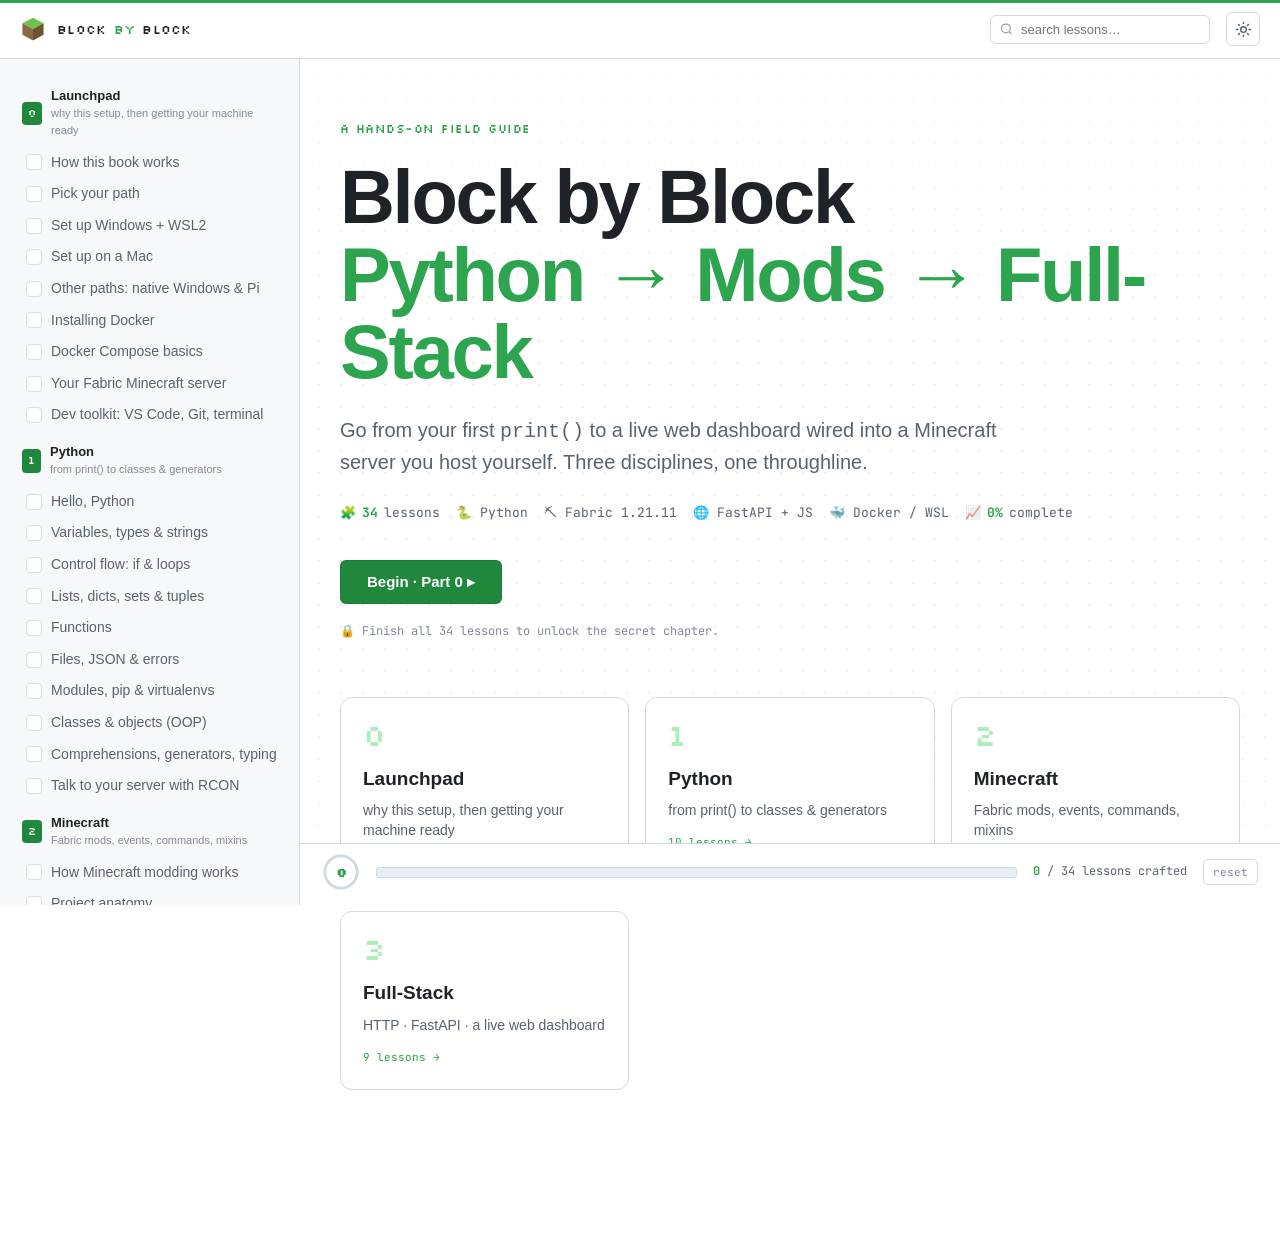
<file: index.html>
<!DOCTYPE html>
<html lang="en">
<head>
<meta charset="UTF-8">
<meta name="viewport" content="width=device-width, initial-scale=1.0">
<title>Block by Block: Python · Minecraft · Full-Stack</title>
<link rel="preconnect" href="https://fonts.googleapis.com">
<link rel="preconnect" href="https://fonts.gstatic.com" crossorigin>
<link href="https://fonts.googleapis.com/css2?family=Silkscreen:wght@400;700&family=JetBrains+Mono:wght@400;500;700&display=swap" rel="stylesheet">
<script>(function(){var t=localStorage.getItem("bxb-theme");if(!t)t=matchMedia("(prefers-color-scheme: dark)").matches?"dark":"light";document.documentElement.setAttribute("data-theme",t);})();</script>
<style>
/* ===========================================================
   Block by Block, GitHub Primer docs × Minecraft
   Light + dark themes (toggle), system type, pixel accents.
   =========================================================== */
:root{
  /* GitHub Primer LIGHT */
  --bg:#ffffff; --bg2:#f6f8fa; --panel:#f6f8fa; --panel2:#eaeef2;
  --ink:#1f2328; --soft:#3d444d; --muted:#59636e; --faint:#818b98;
  --line:#d1d9e0; --line2:#d8dee4;
  --grass:#1f883d; --grass-bri:#2da44e; --grass-dim:#aceebb;
  --link:#0969da; --amber:#9a6700; --amber-bg:#fff8c5; --red:#cf222e;
  --purple:#8250df; --blue-bg:#ddf4ff;
  --code-bg:#f6f8fa; --code-bd:#d1d9e0; --code-ink:#1f2328;
  --synK:#cf222e; --synS:#0a3069; --synC:#6e7781; --synF:#8250df; --synN:#0550ae; --synO:#cf222e; --synA:#6639ba;
  --shadow:0 1px 0 rgba(31,35,40,.04), 0 8px 24px -12px rgba(31,35,40,.2);
  --sans:-apple-system,BlinkMacSystemFont,"Segoe UI","Noto Sans",Helvetica,Arial,sans-serif;
  --mono:ui-monospace,"JetBrains Mono",SFMono-Regular,Menlo,Consolas,monospace;
  --pixel:"Silkscreen",ui-monospace,monospace;
  --r:6px;
}
html[data-theme="dark"]{
  /* GitHub dark */
  --bg:#0d1117; --bg2:#010409; --panel:#161b22; --panel2:#1c2128;
  --ink:#e6edf3; --soft:#c9d1d9; --muted:#9198a1; --faint:#6e7681;
  --line:#30363d; --line2:#3d444d;
  --grass:#238636; --grass-bri:#3fb950; --grass-dim:#1b4721;
  --link:#4493f8; --amber:#d29922; --amber-bg:#272115; --red:#f85149;
  --purple:#bc8cff; --blue-bg:#121d2f;
  --code-bg:#161b22; --code-bd:#30363d; --code-ink:#e6edf3;
  --synK:#ff7b72; --synS:#a5d6ff; --synC:#8b949e; --synF:#d2a8ff; --synN:#79c0ff; --synO:#ff7b72; --synA:#d2a8ff;
  --shadow:0 8px 24px -12px rgba(1,4,9,.8);
}
*{box-sizing:border-box}
html{scroll-behavior:smooth}
body{
  margin:0; background:var(--bg); color:var(--ink);
  font-family:var(--sans); font-size:16px; line-height:1.6;
  -webkit-font-smoothing:antialiased;
}
/* faint blocky backdrop, barely-there in light, subtle in dark */
.iso{position:fixed;inset:0;z-index:-1;pointer-events:none;opacity:.5;
  background-image:radial-gradient(currentColor 1px, transparent 1px);
  background-size:22px 22px; color:var(--line);
  -webkit-mask-image:linear-gradient(180deg,transparent,#000 40%,#000 70%,transparent);
          mask-image:linear-gradient(180deg,transparent,#000 40%,#000 70%,transparent);}
html[data-theme="dark"] .iso{opacity:.25}
a{color:var(--link);text-decoration:none}
a:hover{text-decoration:underline}
::selection{background:var(--grass-dim);color:var(--ink)}

/* ---------- top bar ---------- */
header.top{position:sticky;top:0;z-index:40;display:flex;align-items:center;gap:16px;
  padding:12px 20px;background:var(--bg);border-bottom:1px solid var(--line);
  box-shadow:inset 0 3px 0 var(--grass-bri);}   /* grass-green strip on top */
.brand{display:flex;align-items:center;gap:11px;cursor:pointer}
.cube{width:26px;height:26px;flex:none;image-rendering:pixelated}
.brand b{font-family:var(--pixel);font-weight:400;font-size:13px;letter-spacing:.02em;color:var(--ink)}
.brand b span{color:var(--grass-bri)}
.search{margin-left:auto;position:relative}
.search input{font-family:var(--sans);font-size:13px;color:var(--ink);background:var(--bg);
  border:1px solid var(--line);border-radius:var(--r);padding:6px 10px 6px 30px;width:220px;outline:none;transition:.15s}
.search input:focus{border-color:var(--link);width:260px;box-shadow:0 0 0 3px var(--blue-bg)}
.search svg{position:absolute;left:9px;top:50%;transform:translateY(-50%);opacity:.6;stroke:var(--muted)}
.search-results{position:absolute;top:40px;right:0;width:330px;background:var(--bg);
  border:1px solid var(--line);border-radius:12px;box-shadow:var(--shadow);overflow:hidden;display:none}
.search-results.show{display:block}
.search-results a{display:block;padding:9px 13px;color:var(--soft);font-size:14px;border-bottom:1px solid var(--line)}
.search-results a:hover{background:var(--panel);color:var(--ink);text-decoration:none}
.search-results .pt{color:var(--faint);font-size:11px}
.theme-toggle{flex:none;width:34px;height:34px;display:grid;place-items:center;cursor:pointer;
  background:var(--bg);border:1px solid var(--line);border-radius:var(--r);color:var(--muted);transition:.15s}
.theme-toggle:hover{border-color:var(--grass);color:var(--grass);background:var(--panel)}
.theme-toggle .moon{display:none}
html[data-theme="dark"] .theme-toggle .sun{display:none}
html[data-theme="dark"] .theme-toggle .moon{display:block}

/* ---------- layout ---------- */
.shell{display:grid;grid-template-columns:300px 1fr;min-height:100vh}
nav.toc{border-right:1px solid var(--line);background:var(--bg2);padding:20px 12px 120px;
  position:sticky;top:54px;height:calc(100vh - 54px);overflow-y:auto}
nav.toc::-webkit-scrollbar{width:10px}
nav.toc::-webkit-scrollbar-thumb{background:var(--line2);border-radius:10px;border:3px solid var(--bg2)}
.part{margin-bottom:4px}
.part>.phead{display:flex;align-items:center;gap:9px;padding:9px 10px 6px;cursor:pointer;border-radius:var(--r)}
.part>.phead:hover{background:var(--panel2)}
.pnum{font-family:var(--pixel);font-size:11px;color:#fff;background:var(--grass);border-radius:4px;
  padding:3px 6px;flex:none;image-rendering:pixelated}
.ptitle{font-size:13px;font-weight:600;color:var(--ink);line-height:1.3}
.part .lessons{margin:2px 0 4px;overflow:hidden;transition:max-height .3s ease}
.lk{display:flex;align-items:center;gap:9px;padding:6px 10px 6px 14px;border-radius:var(--r);
  color:var(--muted);cursor:pointer;font-size:14px;line-height:1.4}
.lk:hover{background:var(--panel2);color:var(--ink)}
.lk.active{background:var(--blue-bg);color:var(--ink);font-weight:600;
  box-shadow:inset 3px 0 0 var(--grass-bri)}
html[data-theme="dark"] .lk.active{background:var(--panel2)}
.tick{width:16px;height:16px;flex:none;border:1.5px solid var(--line2);border-radius:4px;
  display:grid;place-items:center;transition:.15s;background:var(--bg)}
.lk.done .tick{background:var(--grass);border-color:var(--grass)}
.tick svg{opacity:0} .lk.done .tick svg{opacity:1}
.lk.done .lbl{color:var(--faint);text-decoration:line-through;text-decoration-color:var(--grass)}

/* ---------- reading pane ---------- */
main{overflow:hidden}
.wrap{max-width:830px;margin:0 auto;padding:40px 40px 160px}
.crumb{font-family:var(--pixel);font-size:10px;letter-spacing:.02em;color:var(--grass);
  margin-bottom:16px;display:flex;gap:9px;align-items:center;text-transform:uppercase}
.crumb .dot{width:5px;height:5px;background:var(--muted);border-radius:1px}
h1.title{font-family:var(--sans);font-weight:600;font-size:clamp(28px,4vw,38px);line-height:1.2;
  letter-spacing:-.01em;margin:0 0 8px;padding-bottom:14px;border-bottom:1px solid var(--line)}
.lede{font-size:18px;color:var(--muted);margin:0 0 28px}
.content h2{font-family:var(--sans);font-weight:600;font-size:23px;margin:38px 0 14px;
  padding-bottom:8px;border-bottom:1px solid var(--line)}   /* GitHub markdown h2 */
.content h3{font-family:var(--sans);font-weight:600;font-size:18px;margin:26px 0 8px;color:var(--ink)}
.content p{margin:13px 0;color:var(--soft)}
.content strong{color:var(--ink);font-weight:600}
.content ul,.content ol{color:var(--soft);padding-left:24px}
.content li{margin:6px 0}
.content li::marker{color:var(--faint)}
.content code{font-family:var(--mono);font-size:.85em;background:var(--panel2);
  padding:.16em .4em;border-radius:4px;color:var(--ink)}
html[data-theme="dark"] .content code{background:rgba(110,118,129,.4)}
kbd{font-family:var(--mono);font-size:.78em;background:var(--bg2);border:1px solid var(--line);
  border-bottom-width:2px;border-radius:5px;padding:.1em .45em;color:var(--ink)}

/* code blocks */
pre{position:relative;margin:18px 0;background:var(--code-bg);border:1px solid var(--code-bd);
  border-radius:var(--r);overflow:hidden}
pre .bar{display:flex;align-items:center;gap:8px;padding:7px 13px;border-bottom:1px solid var(--code-bd);
  background:var(--bg2)}
pre .bar .lang{font-family:var(--mono);font-size:11px;letter-spacing:.03em;text-transform:uppercase;color:var(--muted)}
pre .bar .dots{display:flex;gap:5px}
pre .bar .dots i{width:9px;height:9px;border-radius:2px;display:block;image-rendering:pixelated}
pre .copy{margin-left:auto;font-family:var(--mono);font-size:11px;color:var(--muted);
  background:var(--bg);border:1px solid var(--line);border-radius:5px;padding:3px 9px;cursor:pointer}
pre .copy:hover{color:var(--grass);border-color:var(--grass)}
pre code{display:block;font-family:var(--mono);font-size:13px;line-height:1.65;
  padding:14px 16px;overflow-x:auto;color:var(--code-ink);background:none}
pre code .c{color:var(--synC);font-style:italic}
pre code .k{color:var(--synK)}
pre code .s{color:var(--synS)}
pre code .f{color:var(--synF)}
pre code .n{color:var(--synN)}
pre code .o{color:var(--synO)}
pre code .nd{color:var(--synA)}

/* callouts, GitHub alert style + Minecraft "Quest" */
.box{margin:18px 0;border-radius:var(--r);padding:13px 16px 13px 16px;border:1px solid var(--line);
  border-left:4px solid var(--muted);background:var(--bg);font-size:15px;line-height:1.55}
.box .h{font-weight:600;font-size:13px;display:flex;align-items:center;gap:7px;margin-bottom:4px}
.box .h::before{font-family:var(--mono);font-size:13px}
.box p{margin:5px 0;color:var(--soft)}
.box.note{border-left-color:var(--link)} .box.note .h{color:var(--link)} .box.note .h::before{content:"❖"}
.box.tip{border-left-color:var(--grass-bri)} .box.tip .h{color:var(--grass-bri)} .box.tip .h::before{content:"◆"}
.box.warn{border-left-color:var(--amber)} .box.warn{background:var(--amber-bg)} .box.warn .h{color:var(--amber)} .box.warn .h::before{content:"▲"}
.box.try{border-left-color:var(--purple)} .box.try .h{color:var(--purple);font-family:var(--pixel);font-weight:400;font-size:12px;letter-spacing:.02em} .box.try .h::before{content:"⛏";font-size:14px}
.box.try .h::after{content:"QUEST"}

/* prev / next */
.pager{display:flex;gap:12px;margin-top:48px;border-top:1px solid var(--line);padding-top:22px}
.pager a{flex:1;display:block;padding:13px 16px;border:1px solid var(--line);border-radius:var(--r);
  background:var(--bg);transition:.15s}
.pager a:hover{border-color:var(--grass);background:var(--panel);text-decoration:none}
.pager .dir{font-family:var(--mono);font-size:11px;color:var(--muted);letter-spacing:.03em;text-transform:uppercase}
.pager .nm{color:var(--link);font-size:15px;margin-top:3px;font-weight:600}
.pager .nx{text-align:right}
.markbtn{display:inline-flex;align-items:center;gap:9px;margin-top:30px;cursor:pointer;
  font-family:var(--sans);font-size:14px;font-weight:600;color:#fff;background:var(--grass);
  border:1px solid rgba(31,35,40,.15);border-radius:var(--r);padding:9px 18px;transition:.15s}
.markbtn:hover{background:var(--grass-bri)}
.markbtn.done{background:var(--bg);color:var(--grass);border:1px solid var(--line)}
.markbtn:disabled,.markbtn:disabled:hover{opacity:.45;cursor:not-allowed;background:var(--grass)}

/* in-lesson multiple-choice quiz */
.quiz{margin:14px 0 2px}
.quiz .qq{font-weight:600;color:var(--ink);margin:0 0 10px;font-size:15px}
.quiz .opts{display:flex;flex-direction:column;gap:8px}
.quiz .opt{text-align:left;cursor:pointer;font-family:var(--sans);font-size:14px;color:var(--ink);
  background:var(--bg);border:1px solid var(--line);border-radius:var(--r);padding:10px 13px;transition:.15s}
.quiz .opt:hover{border-color:var(--grass)}
.quiz .opt.correct{border-color:var(--grass-bri);background:var(--grass-dim);color:var(--ink);font-weight:600}
.quiz .opt.wrong{border-color:var(--red);background:var(--amber-bg)}
.quiz.solved .opt{cursor:default;pointer-events:none}
.quiz.solved .opt:not(.correct){opacity:.5}
.quiz-msg{min-height:18px;margin:10px 0 0;font-size:13px;font-weight:600}
.quiz-msg.ok{color:var(--grass-bri)} .quiz-msg.no{color:var(--red)}

/* ---------- cover ---------- */
.cover{padding:60px 40px 160px;max-width:1000px;margin:0 auto}
.cover .kick{font-family:var(--pixel);font-size:12px;letter-spacing:.04em;color:var(--grass-bri);margin-bottom:20px;text-transform:uppercase}
.cover h1{font-family:var(--sans);font-weight:700;font-size:clamp(40px,7vw,76px);line-height:1.02;
  letter-spacing:-.03em;margin:0;color:var(--ink)}
.cover h1 em{font-style:normal;color:var(--grass-bri);display:block}
.cover .sub{font-size:20px;color:var(--muted);max-width:660px;margin:24px 0 0;line-height:1.5}
.cover .meta{font-family:var(--mono);font-size:13px;color:var(--muted);margin:26px 0 36px;display:flex;flex-wrap:wrap;gap:8px 16px}
.cover .meta span{display:flex;align-items:center;gap:6px}
.cover .meta b{color:var(--grass-bri)}
.begin{font-family:var(--sans);font-weight:600;font-size:15px;background:var(--grass);color:#fff;
  border:1px solid rgba(31,35,40,.15);border-radius:var(--r);padding:12px 26px;cursor:pointer;transition:.15s}
.begin:hover{background:var(--grass-bri);transform:translateY(-1px)}
.parts-grid{display:grid;grid-template-columns:repeat(auto-fit,minmax(220px,1fr));gap:16px;margin-top:56px}
.pcard{border:1px solid var(--line);border-radius:12px;padding:22px;background:var(--bg);cursor:pointer;transition:.18s}
.pcard:hover{transform:translateY(-3px);border-color:var(--grass);box-shadow:var(--shadow)}
.pcard .pn{font-family:var(--pixel);font-size:30px;color:var(--grass-dim);line-height:1}
html[data-theme="dark"] .pcard .pn{color:var(--line2)}
.pcard:hover .pn{color:var(--grass-bri)}
.pcard h3{font-family:var(--sans);font-weight:600;font-size:19px;margin:14px 0 6px;color:var(--ink)}
.pcard p{font-size:14px;color:var(--muted);margin:0;line-height:1.45}
.pcard .cnt{font-family:var(--mono);font-size:11px;color:var(--grass-bri);margin-top:14px;display:block}

/* ---------- XP bar ---------- */
.xp{position:fixed;left:300px;right:0;bottom:0;z-index:30;background:var(--bg);
  border-top:1px solid var(--line);padding:9px 22px;display:flex;align-items:center;gap:16px}
.xp .lvl{position:relative;width:38px;height:38px;flex:none;display:grid;place-items:center}
.xp .lvl svg{position:absolute;inset:0}
.xp .lvl svg circle:first-child{stroke:var(--line)}
.xp .lvl svg #ring{stroke:var(--grass-bri)}
.xp .lvl b{font-family:var(--pixel);font-size:13px;color:var(--grass-bri);z-index:1}
.xp .track{flex:1;height:11px;background:var(--panel2);border:1px solid var(--line);border-radius:3px;overflow:hidden}
html[data-theme="dark"] .xp .track{background:#010409}
.xp .fill{height:100%;width:0;background:repeating-linear-gradient(90deg,var(--grass-bri) 0,var(--grass-bri) 6px,var(--grass) 6px,var(--grass) 8px);
  transition:width .5s cubic-bezier(.2,.8,.2,1);box-shadow:0 0 8px rgba(63,185,80,.5)}
.xp .stat{font-family:var(--mono);font-size:12px;color:var(--muted);flex:none;white-space:nowrap}
.xp .stat b{color:var(--grass-bri)}
.xp .reset{font-family:var(--mono);font-size:11px;color:var(--faint);background:var(--bg);border:1px solid var(--line);border-radius:5px;padding:5px 9px;cursor:pointer}
.xp .reset:hover{color:var(--red);border-color:var(--red)}

/* responsive */
@media(max-width:900px){
  .shell{grid-template-columns:1fr}
  nav.toc{position:fixed;left:0;top:54px;width:290px;z-index:35;transform:translateX(-105%);transition:.3s;box-shadow:var(--shadow)}
  nav.toc.open{transform:none}
  .xp{left:0}
  .wrap,.cover{padding-left:20px;padding-right:20px}
  .menu-btn{display:grid!important}
  .search input{width:150px} .search input:focus{width:170px}
}
.menu-btn{display:none;place-items:center;width:34px;height:34px;background:var(--bg);border:1px solid var(--line);border-radius:var(--r);cursor:pointer}
.menu-btn div{width:16px;height:2px;background:var(--ink);box-shadow:0 5px 0 var(--ink),0 -5px 0 var(--ink)}

/* ---------- secret chapter (bonus) ---------- */
:root{ --gold:#9a6700; }
html[data-theme="dark"]{ --gold:#e3b341; }
.bonus-link{display:flex;align-items:center;gap:11px;margin:0 4px 16px;padding:11px 12px;cursor:pointer;
  border:1px solid var(--gold);border-radius:var(--r);
  background:linear-gradient(90deg,rgba(227,179,65,.14),transparent);transition:.15s}
.bonus-link:hover{background:linear-gradient(90deg,rgba(227,179,65,.24),transparent)}
.bonus-link.active{box-shadow:inset 3px 0 0 var(--gold)}
.bonus-link .bk{font-size:18px;color:var(--gold);flex:none}
.bonus-link .bt{font-family:var(--pixel);font-size:11px;color:var(--gold);line-height:1.4}
.bonus-link .bs{font-size:12px;color:var(--muted);margin-top:2px}
.unlock-toast{position:fixed;left:50%;bottom:64px;transform:translate(-50%,30px);z-index:60;opacity:0;
  background:var(--bg);border:1px solid var(--gold);border-left:4px solid var(--gold);border-radius:10px;
  padding:14px 18px;box-shadow:var(--shadow);max-width:90vw;font-size:14px;color:var(--ink);
  transition:opacity .4s, transform .4s;text-align:center}
.unlock-toast.show{opacity:1;transform:translate(-50%,0)}
.unlock-toast b{color:var(--gold)} .unlock-toast span{color:var(--muted);font-size:13px}
.unlock-toast a{display:inline-block;margin-top:8px;cursor:pointer;font-weight:600;color:var(--gold)}
</style>
</head>
<body>
<div class="iso"></div>

<header class="top">
  <div class="menu-btn" onclick="document.querySelector('nav.toc').classList.toggle('open')"><div></div></div>
  <div class="brand" onclick="go('cover')">
    <svg class="cube" viewBox="0 0 32 32" fill="none"><path d="M16 2 29 9 16 16 3 9z" fill="#6cc24a"/><path d="M3 9 16 16v14L3 23z" fill="#8a6a43"/><path d="M29 9 16 16v14l13-7z" fill="#6b5230"/></svg>
    <b>Block&nbsp;<span>by</span>&nbsp;Block</b>
  </div>
  <div class="search">
    <svg width="15" height="15" viewBox="0 0 24 24" fill="none" stroke="#828d9c" stroke-width="2"><circle cx="11" cy="11" r="7"/><path d="m20 20-3.5-3.5"/></svg>
    <input id="q" type="text" placeholder="search lessons…" autocomplete="off">
    <div class="search-results" id="qres"></div>
  </div>
  <button class="theme-toggle" id="themeBtn" onclick="toggleTheme()" title="Toggle light / dark" aria-label="Toggle theme">
    <svg class="sun" width="17" height="17" viewBox="0 0 24 24" fill="none" stroke="currentColor" stroke-width="2" stroke-linecap="round"><circle cx="12" cy="12" r="4"/><path d="M12 2v2M12 20v2M2 12h2M20 12h2M5 5l1.4 1.4M17.6 17.6 19 19M19 5l-1.4 1.4M6.4 17.6 5 19"/></svg>
    <svg class="moon" width="16" height="16" viewBox="0 0 24 24" fill="currentColor"><path d="M21 12.8A9 9 0 1 1 11.2 3 7 7 0 0 0 21 12.8z"/></svg>
  </button>
</header>

<div class="shell">
  <nav class="toc" id="toc"></nav>
  <main><div id="view"></div></main>
</div>

<div class="xp">
  <div class="lvl">
    <svg viewBox="0 0 40 40"><circle cx="20" cy="20" r="17" fill="none" stroke="#0c3a1d" stroke-width="3"/><circle id="ring" cx="20" cy="20" r="17" fill="none" stroke="#5fcf80" stroke-width="3" stroke-linecap="round" stroke-dasharray="107" stroke-dashoffset="107" transform="rotate(-90 20 20)" style="transition:stroke-dashoffset .5s"/></svg>
    <b id="lvlnum">0</b>
  </div>
  <div class="track"><div class="fill" id="fill"></div></div>
  <div class="stat"><b id="done">0</b> / <span id="total">0</span> lessons crafted</div>
  <button class="reset" onclick="resetProgress()">reset</button>
</div>

<!-- ============================ LESSON CONTENT ============================ -->

<template data-id="p0-1"><div class="content">
<p>Welcome. This book turns a Minecraft server into a place to learn real programming, step by step, block by block. No experience needed. If you can install an app and type into a terminal, you can do this.</p>
<h2>What you'll build</h2>
<p>Everything here is anchored to one thing: a Minecraft server you run yourself. You'll write Python that talks to it, mods that run inside it, and by the end a web dashboard that watches it live. Abstract lessons are hard to care about, so every concept is tied to something you can see happen in a world you control.</p>
<p>Along the way you'll pick up a real, high level feel for how networking works, how game servers work, and what self hosting means. None of it goes deep, but you'll come out understanding the shape of all three, which is more than most people ever get.</p>
<div class="box note"><span class="h">Pick your platform first</span><p>Setup depends on your computer. Most readers are on Windows, so that is the default path here. Jump to the one that fits you:</p>
<p><strong>→ <a onclick="go('p0-3')" style="cursor:pointer">Windows + WSL2</a></strong> (the recommended default)<br>
<strong>→ <a onclick="go('p0-4')" style="cursor:pointer">macOS</a></strong> (a little different, and a little simpler)<br>
<strong>→ <a onclick="go('p0-5')" style="cursor:pointer">Other paths</a></strong> (native Windows, or a Raspberry Pi)</p>
<p>The next lesson explains why WSL is the pick.</p></div>
<h2>The four parts</h2>
<p><strong>0, Launchpad:</strong> get your machine ready and run the server.<br>
<strong>1, Python:</strong> from your first <code>print()</code> to classes, generators, and typing.<br>
<strong>2, Minecraft:</strong> Fabric mods, events, commands, mixins.<br>
<strong>3, Full-Stack:</strong> HTTP, a FastAPI backend, and a live web dashboard wired to your server.</p>
<h2>How to use it</h2>
<ul>
<li>Go in order your first time through. Later parts lean on earlier ones.</li>
<li>Every lesson ends with a <span style="color:var(--purple)">⛏ Quest</span>. Do it. Reading code is not the same as writing it.</li>
<li>Tap <strong>Mark complete</strong> to fill your XP bar. On a keyboard, use the arrow keys to move and <kbd>c</kbd> to mark a lesson done.</li>
<li>Your progress saves in your browser, so there is no account and nothing in the cloud.</li>
</ul>
<div class="box try"><span class="h"></span><p>Tap <strong>Mark complete</strong> below, then go to "Pick your path" to sort out your setup.</p></div>
</div></template>

<template data-id="p0-2"><div class="content">
<p>Before installing anything, figure out where your server and your code will live. There are a few valid options. They are all listed below, but one is the recommended default, because choosing for yourself is hard at the start.</p>
<h2>The default: Windows with WSL2</h2>
<p>Most people reading this are on a Windows PC. If that is you, install <strong>WSL2</strong> (Windows Subsystem for Linux). It gives you a real Linux system running inside Windows, with no separate machine and no dual boot.</p>
<h3>Why Linux for this</h3>
<p>Almost all of the backend and server world runs on Linux. The tools you'll use (Docker, Python, and the Minecraft server image) are happiest there. WSL2 also tends to be much faster than plain Windows for the kind of work developers do, especially anything that touches a lot of files, like installing packages or building a project. If you have heard someone say their project crawled on Windows but flew on WSL, that is the file system difference at work.</p>
<div class="box note"><span class="h">Does WSL make Minecraft itself faster?</span><p>Not really, and that is worth being clear about. A Minecraft server runs on Java, which performs about the same on Windows and on WSL2 (WSL2 is a lightweight real Linux VM, so the raw speed is close). The reason to use WSL here is not a giant Minecraft speed boost. It is that the whole toolchain is cleaner, the Docker setup just works, and you learn Linux while you are at it.</p></div>
<h3>The sneaky benefit: you learn Linux</h3>
<p>Even when you are not writing code, the operating system is a big part of any real dev setup. Learning the Linux basics (moving around folders, running commands, permissions) is valuable on its own. You'll use it for the rest of your coding life, so picking it up now while having fun with Minecraft is a great deal. It is not the only option, but it is the one worth learning.</p>
<h2>All the paths, quickly</h2>
<p>Pick the line that matches you and follow that lesson. You do not need to read the others.</p>
<ul>
<li><strong>On Windows?</strong> Use <a onclick="go('p0-3')" style="cursor:pointer">Windows + WSL2</a>. This is the main path the rest of the book assumes.</li>
<li><strong>On a Mac?</strong> Go to <a onclick="go('p0-4')" style="cursor:pointer">Set up on a Mac</a>. macOS is already Unix underneath, so you skip WSL entirely.</li>
<li><strong>On Windows but your hardware can't run WSL2?</strong> Rare, but it happens. See <a onclick="go('p0-5')" style="cursor:pointer">Other paths</a> for a native Windows setup and the trade-offs.</li>
<li><strong>Got a Raspberry Pi or a little home server?</strong> You can host on those too. The idea, and the catch, are in <a onclick="go('p0-5')" style="cursor:pointer">Other paths</a>.</li>
</ul>
<div class="box tip"><span class="h">You can change your mind</span><p>None of this locks you in. The Python, the mods, and the web app are the same no matter where the server runs. Only these first few setup steps change.</p></div>
<div class="box try"><span class="h"></span><p>Decide your path and open its setup lesson. On Windows and unsure? Go with WSL2.</p></div>
</div></template>

<template data-id="p0-4"><div class="content">
<p>On a Mac, the road is easier than on Windows. macOS is built on Unix, which is close enough to Linux that you do not need WSL at all. The built in <strong>Terminal</strong> app is already a real shell.</p>
<h2>1. Open Terminal</h2>
<p>Press <kbd>Cmd</kbd>+<kbd>Space</kbd>, type <strong>Terminal</strong>, and hit enter. This is where you run commands. Try one:</p>
<pre><code class="language-bash">uname -a</code></pre>
<h2>2. Install Docker Desktop</h2>
<p>Download <strong>Docker Desktop for Mac</strong> from docker.com, and grab the build for your chip:</p>
<ul>
<li><strong>Apple Silicon</strong> (M1, M2, M3, and newer): the "Apple chip" download.</li>
<li><strong>Intel</strong> (older Macs): the "Intel chip" download.</li>
<li>Not sure? Click the Apple menu, choose "About This Mac", and read the chip line.</li>
</ul>
<p>Install it like any Mac app (drag it to Applications), then launch Docker Desktop and leave it running. Confirm it works in Terminal:</p>
<pre><code class="language-bash">docker --version
docker compose version
docker run --rm hello-world</code></pre>
<p>A friendly hello message means you are set.</p>
<div class="box tip"><span class="h">Optional: Homebrew</span><p>Homebrew is a package manager for Mac that makes installing dev tools easy. It is not required for this book, but it is handy. The one line installer is at brew.sh, and later you could install tools like git with <code>brew install git</code> (newer Macs often already have git).</p></div>
<div class="box note"><span class="h">From here, you're with everyone else</span><p>The rest of the book's commands run the same in your Terminal as they do in Linux. When a lesson mentions WSL or PowerShell, that is a Windows thing, so ignore it. Wherever you see a path like <code>~/Dev</code>, that works for you too.</p></div>
<div class="box try"><span class="h"></span><p>Run <code>docker run --rm hello-world</code>, make your project folder with <code>mkdir -p ~/Dev &amp;&amp; cd ~/Dev</code>, then continue to <a onclick="go('p0-6')" style="cursor:pointer">Installing Docker</a> for the core concepts. Docker is already installed, so skip the Windows-only steps there.</p></div>
</div></template>

<template data-id="p0-5"><div class="content">
<p>WSL2 on Windows, or Terminal on a Mac, covers almost everyone. A few setups are different, so here are the alternatives with a straight take on each. If one is yours, skim it and meet everyone back at the Docker lesson.</p>
<h2>Windows without WSL2</h2>
<p>A small number of machines can't run WSL2, usually because virtualization is turned off in the BIOS or the hardware is fairly old. First, try turning on virtualization in your BIOS settings, since that often fixes it. If it still won't work, there is another option: install <strong>Docker Desktop for Windows</strong> and let it use its <strong>Hyper-V</strong> backend instead of WSL2.</p>
<p>The trade-off is real: this is the less optimized path. You give up the nice Linux environment and some speed, and a few commands in this book that assume Linux need small tweaks. It works, it is just not as smooth. If this is you, install Docker Desktop, then continue to the Docker lesson and use Windows PowerShell wherever the book shows a Linux shell.</p>
<h2>Raspberry Pi or a small home server</h2>
<p>A Raspberry Pi (a tiny, cheap computer) can run Docker and a Minecraft server. It is a great way to learn self hosting on hardware you can hold in your hand.</p>
<p>The catch is performance. A Pi will happily run the tools and a small server, but Minecraft is heavy, so a big, busy world will not feel smooth. For one or two people poking around and learning, it is fine. Use a Raspberry Pi 4 or 5 with as much memory as you can get.</p>
<div class="box note"><span class="h">It's the same book either way</span><p>On a Pi you are already on Linux, so you install Docker for your Pi's operating system and then follow along normally. Everything in Parts 1 to 3 is identical. Only the speed of your server changes.</p></div>
<div class="box warn"><span class="h">Recommendation</span><p>If you have a normal Windows PC or a Mac, use that as your default and treat a Pi as a fun second project later. Start where it is easiest, then branch out once you know the ropes.</p></div>
<div class="box try"><span class="h"></span><p>If one of these paths is yours, get Docker installed for your setup, then jump to <a onclick="go('p0-6')" style="cursor:pointer">Installing Docker</a> for the shared concepts and keep going from there.</p></div>
</div></template>

<template data-id="p0-3"><div class="content">
<p>This is the main path, and the one the rest of the book assumes. You'll install WSL2, a full Linux system that lives inside your Windows machine. It takes about ten minutes, and most of that is waiting.</p>
<h2>1. Install WSL2</h2>
<p>Open the Start menu, type <strong>PowerShell</strong>, right click it, and choose <strong>Run as administrator</strong>. In that window, run:</p>
<pre><code class="language-powershell">wsl --install</code></pre>
<p>That one command turns on the Windows features you need, installs Ubuntu (a friendly, popular flavor of Linux), and sets WSL2 as the default. When it asks you to reboot, do it.</p>
<div class="box warn"><span class="h">If that command isn't found</span><p>On older Windows builds <code>wsl --install</code> might not exist. Update Windows first (Settings, then Windows Update), then try again. You want Windows 10 version 2004 or newer, or any Windows 11.</p></div>
<h2>2. First launch</h2>
<p>After the reboot, Ubuntu finishes setting itself up and asks you to create a <strong>username</strong> and <strong>password</strong>. These are just for Linux and are separate from your Windows login. Pick something you will remember, because you will type that password whenever you run a command as admin (you'll see <code>sudo</code> for that).</p>
<h2>3. Confirm it worked</h2>
<p>Open Ubuntu any time from the Start menu, and run a few checks:</p>
<pre><code class="language-bash"><span class="c"># from PowerShell, confirm you're on version 2</span>
wsl -l -v
<span class="c"># inside Ubuntu, see who and where you are</span>
whoami
uname -a</code></pre>
<h2>4. Update your system</h2>
<p>Linux installs software through a package manager. Freshen everything once:</p>
<pre><code class="language-bash">sudo apt update &amp;&amp; sudo apt upgrade -y</code></pre>
<div class="box tip"><span class="h">The habit that really matters: where files live</span><p>Your Linux home is <code>/home/&lt;you&gt;</code>. Your Windows C: drive shows up at <code>/mnt/c</code>. Keep your projects on the Linux side (use <code>~/Dev</code>). Working out of <code>/mnt/c</code> is much slower and Docker likes it less. This single habit saves a lot of frustration later.</p></div>
<div class="box try"><span class="h"></span><p>Open Ubuntu, run the update command, then make your workshop folder with <code>mkdir -p ~/Dev &amp;&amp; cd ~/Dev</code>. That is where everything in this book will live. Then skip ahead to <a onclick="go('p0-6')" style="cursor:pointer">Installing Docker</a>. You can ignore the Mac and other-paths lessons.</p></div>
</div></template>

<template data-id="p0-6"><div class="content">
<p><strong>Docker</strong> packages software and everything it needs into a <em>container</em>, a sealed box that runs the same on your machine, your friend's, or a cloud server. Your Minecraft server runs in a container, which is why you never had to manually install Java or the Fabric launcher.</p>
<p>How you install Docker depends on your platform. Pick your line, do the install, then everyone meets back at <strong>Image vs. container</strong> below.</p>
<div class="box note"><span class="h">Already installed Docker?</span><p>The Mac path and the Raspberry Pi path both installed Docker back in their setup lessons. If that's you, skip straight to <strong>Image vs. container</strong> below. The install steps here are for the Windows + WSL2 path.</p></div>
<h2>Install Docker on Windows + WSL2</h2>
<ol>
<li>Download <strong>Docker Desktop for Windows</strong> from <a href="https://docs.docker.com/desktop/install/windows-install/" target="_blank" rel="noopener">docs.docker.com</a>.</li>
<li>During install, keep <strong>"Use WSL 2 based engine"</strong> checked.</li>
<li>After install: Docker Desktop → <strong>Settings → Resources → WSL Integration</strong> → enable your Ubuntu distro.</li>
</ol>
<p>Now Docker commands work <em>inside</em> WSL. Verify from Ubuntu (on a Mac or Pi, run the same checks in your terminal):</p>
<pre><code class="language-bash">docker --version
docker compose version
docker run --rm hello-world</code></pre>
<p>That last line pulls a tiny image and runs it. If you see a "Hello from Docker!" message, your whole toolchain is alive.</p>
<div class="box note"><span class="h">Image vs. container</span><p>An <strong>image</strong> is the blueprint (read-only, e.g. <code>itzg/minecraft-server</code>). A <strong>container</strong> is a running instance of that blueprint. You can start many containers from one image.</p></div>
<div class="box warn"><span class="h">The engine has to be running</span><p>If <code>docker</code> commands hang or report they can't connect, the engine isn't up. On Windows and Mac that means the Docker Desktop app needs to be open; on Linux or a Raspberry Pi it means starting the service with <code>sudo systemctl start docker</code>.</p></div>
<div class="box try"><span class="h"></span><p>Run <code>docker run --rm hello-world</code>, then <code>docker ps -a</code> to see the stopped container, then <code>docker image ls</code> to see the downloaded image.</p></div>
</div></template>

<template data-id="p0-7"><div class="content">
<p>Typing long <code>docker run</code> commands by hand is error-prone. <strong>Docker Compose</strong> lets you describe your services in a single <code>compose.yml</code> file and bring the whole stack up with one command. This is exactly how your Minecraft server is defined.</p>
<h2>Anatomy of a compose file</h2>
<pre><code class="language-yaml"><span class="k">services</span>:
  <span class="f">myservice</span>:
    <span class="k">image</span>: <span class="s">some/image:tag</span>   <span class="c"># which blueprint</span>
    <span class="k">ports</span>:
      - <span class="s">"8080:80"</span>          <span class="c"># host:container</span>
    <span class="k">environment</span>:
      <span class="f">KEY</span>: <span class="s">"value"</span>          <span class="c"># config passed in</span>
    <span class="k">volumes</span>:
      - <span class="s">./data:/data</span>        <span class="c"># persist files on the host</span>
    <span class="k">restart</span>: <span class="s">unless-stopped</span></code></pre>
<h3>Reading the two lines that trip everyone up</h3>
<p>Both <code>ports</code> and <code>volumes</code> use the same shape: <code>outside:inside</code>. The part <em>before</em> the colon is on your computer (the <strong>host</strong>); the part <em>after</em> is <strong>inside the container</strong>. A container is a sealed box, so anything that has to cross the wall, a network port or a folder, gets bridged across with that colon.</p>
<ul>
<li><code>"8080:80"</code> under <code>ports</code>: traffic hitting port <strong>8080 on your machine</strong> is forwarded to port <strong>80 inside the container</strong>. The program inside only listens on 80 and has no idea about 8080; that outside number is just the door you knock on. The two can match (<code>"80:80"</code>) or differ. This is the whole idea of port mapping: an external port wired to an internal one.</li>
<li><code>./data:/data</code> under <code>volumes</code>: the folder <strong><code>./data</code> on your machine</strong> is mounted as <strong><code>/data</code> inside the container</strong>. The <code>./</code> means "right here, in the same folder as the <code>compose.yml</code>", and <code>/data</code> is an absolute path in the container's own filesystem. The two names don't have to match; this example just reuses <code>data</code> on both sides. Anything the container writes to <code>/data</code> actually lands in <code>./data</code> on your disk, which is how it survives the container being thrown away.</li>
</ul>
<div class="box note"><span class="h">The official docs</span><p>This is the short version. The full Compose file reference, every key you can use, lives at <a href="https://docs.docker.com/compose/" target="_blank" rel="noopener">docs.docker.com/compose</a>. Keep it bookmarked; it's the source of truth.</p></div>
<h2>The four commands you'll use constantly</h2>
<pre><code class="language-bash">docker compose up -d        <span class="c"># start everything in the background</span>
docker compose ps           <span class="c"># what's running?</span>
docker compose logs -f      <span class="c"># follow the logs live (Ctrl+C to stop)</span>
docker compose down         <span class="c"># stop and remove the containers</span></code></pre>
<div class="box tip"><span class="h">Volumes are your save game</span><p>Containers are disposable; <strong>volumes</strong> are not. The <code>./minecraft-data:/data</code> line is why your world survives a <code>down</code>/<code>up</code> cycle. Delete the container, fine. Delete the volume folder, you lose the world.</p></div>
<div class="box try"><span class="h"></span><p>Practice the cycle on something throwaway before building the real server next lesson. Make a scratch folder, write a tiny compose file, and run it through:</p>
<pre style="margin:8px 0"><code class="language-bash">mkdir -p ~/Dev/compose-test &amp;&amp; cd ~/Dev/compose-test
printf 'services:\n  hello:\n    image: hashicorp/http-echo\n    command: ["-text=it works"]\n    ports:\n      - "5678:5678"\n' &gt; compose.yml
docker compose up -d
docker compose ps
curl localhost:5678        <span class="c"># -> it works (port 5678 outside reaches 5678 inside)</span>
docker compose down</code></pre></div>
</div></template>

<template data-id="p0-8"><div class="content">
<p>First, why Fabric at all? Plain "vanilla" Minecraft is the game exactly as Mojang ships it, with no way to load mods. <strong>Fabric</strong> is a lightweight mod loader: the server boots the loader first, and the loader then runs any mods you drop in, while leaving normal gameplay untouched for anyone who just wants vanilla. That's the whole reason this book runs Fabric. Part 2 is about writing your own mods, and a mod needs a loader to run inside. The <code>itzg/minecraft-server</code> image wires all of that up the moment you set <code>TYPE: "FABRIC"</code>.</p>
<p>Time to build the real server from nothing. First give it a home and move in:</p>
<pre><code class="language-bash">mkdir -p ~/Games/Minecraft/fabric-minecraft-server
cd ~/Games/Minecraft/fabric-minecraft-server</code></pre>
<p>That folder is the whole project: the <code>compose.yml</code> you're about to write, plus a <code>minecraft-data/</code> directory Docker will create for the world and mods. The path can be anything you like; this is just the one the rest of the book refers to.</p>
<p>Now make a file called <code>compose.yml</code> in that folder (<code>code compose.yml</code> opens it in VS Code) and paste in the stack below. Read it line by line so it's not magic:</p>
<pre><code class="language-yaml"><span class="k">services</span>:
  <span class="f">minecraft-fabric</span>:
    <span class="k">image</span>: <span class="s">itzg/minecraft-server</span>
    <span class="k">container_name</span>: <span class="s">minecraft-fabric</span>
    <span class="k">ports</span>:
      - <span class="s">"25565:25565"</span>     <span class="c"># the game port players connect to</span>
      - <span class="s">"25575:25575"</span>     <span class="c"># RCON: remote console (we'll use this from Python!)</span>
    <span class="k">environment</span>:
      <span class="f">EULA</span>: <span class="s">"TRUE"</span>
      <span class="f">TYPE</span>: <span class="s">"FABRIC"</span>        <span class="c"># mod loader</span>
      <span class="f">VERSION</span>: <span class="s">"1.21.11"</span>    <span class="c"># pinned so mappings match your mods</span>
      <span class="f">MEMORY</span>: <span class="s">"2G"</span>         <span class="c"># RAM allocated to this server container</span>
      <span class="f">ENABLE_RCON</span>: <span class="s">"TRUE"</span>
      <span class="f">RCON_PASSWORD</span>: <span class="s">"..."</span>
    <span class="k">volumes</span>:
      - <span class="s">./minecraft-data:/data</span>   <span class="c"># world, mods, configs live here</span>
    <span class="k">restart</span>: <span class="s">unless-stopped</span></code></pre>
<p>Set <code>RCON_PASSWORD</code> to something only you know (you'll need it again in Part 1), save the file, then start the server:</p>
<pre><code class="language-bash">docker compose up -d        <span class="c"># pull the image and boot the server in the background</span>
docker compose logs -f      <span class="c"># watch it build the world (Ctrl+C stops watching, not the server)</span></code></pre>
<p>The first run takes a minute or two: it downloads the image, accepts the EULA, fetches Fabric, and generates a fresh world into <code>minecraft-data/</code>. When the log prints <code>Done</code>, the server is live. Open Minecraft (Java Edition, version 1.21.11), add a server pointing at <code>localhost</code>, and join your own world.</p>
<h2>The mental model</h2>
<ul>
<li><strong>Mods</strong> go in <code>minecraft-data/mods/</code>, that maps to <code>/data/mods</code> inside the container.</li>
<li><strong>RCON</strong> (port 25575) is a remote console: send console commands over the network. Your Python scripts and web dashboard will drive the server through it.</li>
<li><strong>VERSION pinned to 1.21.11</strong> matters: a Fabric mod must be built against the exact MC version the server runs.</li>
</ul>
<h2>Send your first remote command</h2>
<pre><code class="language-bash"><span class="c"># the itzg image ships an rcon client</span>
docker exec minecraft-fabric rcon-cli time set day
docker exec minecraft-fabric rcon-cli list</code></pre>
<div class="box try"><span class="h"></span><p>Run <code>docker exec minecraft-fabric rcon-cli "say Hello from the console"</code>. If a player is online they'll see it. You just controlled the game without touching the game.</p></div>
</div></template>

<template data-id="p0-9"><div class="content">
<p>A few tools will make everything smoother. Install them once.</p>
<h2>VS Code + the WSL extension</h2>
<p>Install <strong>VS Code</strong>. On Windows, also add the <strong>WSL</strong> extension so the editor can reach into Ubuntu (on a Mac it just opens local folders directly). Now open the server project you built last lesson:</p>
<pre><code class="language-bash">cd ~/Games/Minecraft/fabric-minecraft-server
code .</code></pre>
<p>On Windows the editor opens <em>connected to Linux</em>, editing Linux files with a Windows UI. Best of both worlds. Also grab the <strong>Python</strong> and <strong>Docker</strong> extensions.</p>
<h2>Git: your time machine</h2>
<pre><code class="language-bash">sudo apt install -y git
git config --global user.name  "Your Name"
git config --global user.email "you@example.com"</code></pre>
<p>Git records snapshots of your code so you can experiment fearlessly and undo mistakes. Every project in this book is a git repo.</p>
<pre><code class="language-bash">mkdir -p ~/Dev/myproject &amp;&amp; cd ~/Dev/myproject
git init
git add -A
git commit -m "first commit"</code></pre>
<div class="box tip"><span class="h">The terminal is home</span><p>Get comfortable with <code>cd</code> (change dir), <code>ls -la</code> (list), <code>cat file</code> (print), <code>mkdir</code>, <code>mv</code>, <code>rm</code>, and <kbd>Tab</kbd> to autocomplete paths. You'll use them every single day.</p></div>
<div class="box try"><span class="h"></span><p>Run <code>code .</code> inside <code>~/Dev</code>, open a terminal in VS Code (<kbd>Ctrl</kbd>+<kbd>`</kbd>), and confirm it says you're in Linux. You're now fully equipped.</p></div>
</div></template>

<!-- ===== PART 1: PYTHON ===== -->
<template data-id="p1-1"><div class="content">
<p>Python is a great first language. The code reads almost like English, it comes with plenty built in, and it runs everywhere: websites, scripts, data work, and talking to a Minecraft server. This lesson gets you running Python two different ways and writing your first program. No experience assumed. If a step is new, that is fine, just follow along and type the commands yourself.</p>

<h2>Open a terminal</h2>
<p>Everything here happens in a terminal, the text window from Part 0. On Windows that is your Ubuntu (WSL) window. On a Mac it is the Terminal app. If you skipped the setup, go back to <a onclick="go('p0-2')" style="cursor:pointer">Pick your path</a> and do your platform first.</p>
<p>Python comes preinstalled on Ubuntu and macOS. Check that it is there:</p>
<pre><code class="language-bash">python3 --version</code></pre>
<p>You should see something like <code>Python 3.12.3</code>. The exact numbers do not matter as long as it starts with a 3. If Linux says "command not found," install it:</p>
<pre><code class="language-bash">sudo apt install -y python3</code></pre>
<div class="box warn"><span class="h">python vs python3</span><p>On many systems, plain <code>python</code> is missing or points at an ancient version. Type <code>python3</code> everywhere in this book and you will skip a very common beginner headache.</p></div>

<h2>The REPL: talk to Python live</h2>
<p>The quickest way to try Python is the REPL, an interactive prompt where you type one line and Python answers immediately. Start it:</p>
<pre><code class="language-bash">python3</code></pre>
<p>The prompt changes to <code>&gt;&gt;&gt;</code>, which means Python is listening. Type each line below and press enter after it. The lines without <code>&gt;&gt;&gt;</code> are what Python prints back:</p>
<pre><code class="language-python">&gt;&gt;&gt; <span class="n">2</span> + <span class="n">2</span>
<span class="n">4</span>
&gt;&gt;&gt; <span class="f">print</span>(<span class="s">"hello, world"</span>)
hello, world
&gt;&gt;&gt; <span class="f">len</span>(<span class="s">"creeper"</span>)
<span class="n">7</span></code></pre>
<p>Three things just happened:</p>
<ul>
<li><code>2 + 2</code> is plain math, and the REPL shows the result, <code>4</code>.</li>
<li><code>print(...)</code> is a <strong>function</strong>, a built-in command that does something. This one shows whatever you put inside the parentheses. The text inside quotes is a <strong>string</strong>, which just means a piece of text.</li>
<li><code>len(...)</code> is another function. It counts the characters in a string. The word "creeper" has 7 letters.</li>
</ul>
<p>To leave the REPL, press <kbd>Ctrl</kbd>+<kbd>D</kbd>, or type <code>exit()</code> and press enter. Reach for the REPL any time you want to test a small idea.</p>
<div class="box tip"><span class="h">Errors are friendly, read them</span><p>If you type something Python does not understand, it prints a message that ends with the problem, like <code>SyntaxError</code>. That is not a scolding, it is a hint about what to fix. Try <code>print("oops)</code> with a missing closing quote, read what it says, then fix it and run again.</p></div>

<h2>Your first real program: a script</h2>
<p>The REPL forgets everything once you close it. To keep a program, save it in a file (a <strong>script</strong>) and run that file. Open your projects folder in VS Code:</p>
<pre><code class="language-bash">cd ~/Dev
code .</code></pre>
<p>Make a new file named <code>hello.py</code> (the <code>.py</code> ending marks it as Python) and type this in:</p>
<pre><code class="language-python"><span class="k">def</span> <span class="f">greet</span>(name):
    <span class="k">return</span> <span class="s">f"Welcome to the server, {name}!"</span>

<span class="k">print</span>(<span class="f">greet</span>(<span class="s">"Steve"</span>))</code></pre>
<p>Reading it line by line:</p>
<ul>
<li><code>def greet(name):</code> creates your own function named <code>greet</code> that accepts one input, here called <code>name</code>.</li>
<li>The indented line below it (four spaces) is the body of the function. Python uses that indentation to know which lines belong inside. <code>return</code> hands a value back to whoever called the function.</li>
<li><code>f"..."</code> is an <strong>f-string</strong>. Anything inside the curly braces gets filled in, so <code>{name}</code> turns into the name you passed. The next lesson covers these properly.</li>
<li>The last line calls <code>greet</code> with <code>"Steve"</code> and prints the result.</li>
</ul>
<p>Save the file, then run it from the terminal:</p>
<pre><code class="language-bash">python3 hello.py</code></pre>
<p>Output:</p>
<pre><code class="language-text">Welcome to the server, Steve!</code></pre>
<div class="box warn"><span class="h">If it says "can't open file"</span><p>Python looks in the folder your terminal is currently in. Run <code>ls</code> to list the files there. If you do not see <code>hello.py</code>, use <code>cd</code> to move into the folder that has it, then run the command again.</p></div>

<div class="box tip"><span class="h">Bonus: you already have a web server</span><p>Run <code>python3 -m http.server 8000</code> in any folder, then open <code>http://localhost:8000</code> in a browser. Python just served files over HTTP, a small preview of Part 3. Press <kbd>Ctrl</kbd>+<kbd>C</kbd> to stop it.</p></div>

<h2>Check yourself</h2>
<div class="quiz" data-answer="a">
  <p class="qq">Which command runs a saved Python file named <code>hello.py</code>?</p>
  <div class="opts">
    <button class="opt" data-val="a">python3 hello.py</button>
    <button class="opt" data-val="b">run hello.py</button>
    <button class="opt" data-val="c">hello.py</button>
    <button class="opt" data-val="d">python3 run hello</button>
  </div>
  <p class="quiz-msg"></p>
</div>

<div class="box try"><span class="h"></span><p>In <code>hello.py</code>, call <code>greet</code> two more times with different names so it prints three welcomes. Then make the greeting include the length of the name by putting <code>{len(name)}</code> inside the f-string, for example "Welcome, Steve (5 letters)." Run the file after each change and watch the output update.</p></div>
</div></template>

<template data-id="p1-2"><div class="content">
<p>Programs need to remember things: a player's name, how much health they have, where they are standing. You store those with <strong>variables</strong>. This lesson covers variables, the basic kinds of values Python has, and the two you will use most, text and numbers.</p>

<h2>Variables: names for values</h2>
<p>A variable is a name that points at a value. You create one with a single <code>=</code>, which means "store the value on the right under the name on the left."</p>
<pre><code class="language-python">name    = <span class="s">"Alex"</span>        <span class="c"># text (a string)</span>
health  = <span class="n">20</span>            <span class="c"># a whole number (an int)</span>
speed   = <span class="n">6.7</span>           <span class="c"># a number with a decimal (a float)</span>
is_op   = <span class="k">True</span>          <span class="c"># True or False (a bool)</span>
nothing = <span class="k">None</span>          <span class="c"># "no value yet" (None)</span></code></pre>
<p>After this, typing <code>health</code> gives you <code>20</code>. You did not tell Python which kind of value each one is. It figures that out from what you assigned. Those five kinds (<strong>str</strong>, <strong>int</strong>, <strong>float</strong>, <strong>bool</strong>, <strong>None</strong>) cover most of what you will start with.</p>
<p>Variables can change. Assign again and the name points at the new value:</p>
<pre><code class="language-python">health = <span class="n">20</span>
health = health <span class="o">-</span> <span class="n">5</span>     <span class="c"># now 15</span>
<span class="k">print</span>(health)         <span class="c"># 15</span></code></pre>
<div class="box tip"><span class="h">Naming rules</span><p>Use lowercase words joined by underscores, like <code>player_name</code>. Names can contain letters, numbers, and underscores, but cannot start with a number. Names are case sensitive, so <code>Health</code> and <code>health</code> are different. Pick clear names. <code>health</code> beats <code>h</code> every time.</p></div>

<h2>Text: strings</h2>
<p>A string is text wrapped in quotes. Single or double quotes both work, just be consistent. You can join strings, repeat them, and measure them:</p>
<pre><code class="language-python">first = <span class="s">"Steve"</span>
greeting = <span class="s">"hi "</span> + first      <span class="c"># "hi Steve"  (joining is called concatenation)</span>
line = <span class="s">"="</span> * <span class="n">10</span>             <span class="c"># "==========" (repeat 10 times)</span>
<span class="k">print</span>(<span class="f">len</span>(first))           <span class="c"># 5</span></code></pre>
<p>Strings come with handy built-in actions called <strong>methods</strong>, which you call with a dot:</p>
<pre><code class="language-python">player = <span class="s">"notch"</span>
<span class="k">print</span>(player.<span class="f">upper</span>())          <span class="c"># NOTCH</span>
<span class="k">print</span>(player.<span class="f">capitalize</span>())     <span class="c"># Notch</span>
<span class="k">print</span>(<span class="s">"creep"</span> <span class="k">in</span> <span class="s">"creeper"</span>)    <span class="c"># True  (is one inside the other?)</span></code></pre>
<h3>f-strings: the clean way to build text</h3>
<p>Putting an <code>f</code> right before the opening quote lets you drop values straight into the text using curly braces. This is the way you will format almost everything:</p>
<pre><code class="language-python">player = <span class="s">"notch"</span>
coords = (<span class="n">100</span>, <span class="n">64</span>, <span class="o">-</span><span class="n">200</span>)
<span class="k">print</span>(<span class="s">f"Teleporting {player} to {coords}"</span>)
<span class="c"># Teleporting notch to (100, 64, -200)</span></code></pre>
<p>You can even put math inside the braces: <code>f"Half health is {health / 2}"</code>.</p>

<h2>Numbers: int and float</h2>
<p>Whole numbers are <strong>int</strong>, numbers with a decimal point are <strong>float</strong>. The usual math works, plus a few that are very handy in games:</p>
<pre><code class="language-python">ticks = <span class="n">24000</span>
seconds = ticks / <span class="n">20</span>            <span class="c"># 1200.0   normal division, always a float</span>
whole   = ticks // <span class="n">20</span>           <span class="c"># 1200     floor division, drops the decimal</span>
left    = <span class="n">7</span> % <span class="n">3</span>                <span class="c"># 1        remainder (modulo)</span>
power   = <span class="n">2</span> ** <span class="n">10</span>              <span class="c"># 1024     2 to the 10th</span></code></pre>
<p><code>%</code> (modulo) gives the remainder, which is perfect for "every Nth time" checks later. <code>//</code> throws away the fractional part.</p>

<h2>Converting between text and numbers</h2>
<p>This trips up every beginner once, so here it is up front. A number typed by a user arrives as <em>text</em>, and Python will not add text to a number:</p>
<pre><code class="language-python">age = <span class="s">"12"</span>            <span class="c"># this is text, not a number</span>
age + <span class="n">1</span>               <span class="c"># TypeError: can only concatenate str to str</span></code></pre>
<p>Convert first with <code>int(...)</code>, <code>float(...)</code>, or <code>str(...)</code>:</p>
<pre><code class="language-python">age = <span class="f">int</span>(<span class="s">"12"</span>)        <span class="c"># the number 12</span>
<span class="k">print</span>(age + <span class="n">1</span>)         <span class="c"># 13</span>
label = <span class="s">"HP: "</span> + <span class="f">str</span>(<span class="n">20</span>)  <span class="c"># "HP: 20"  (number turned into text)</span></code></pre>

<h2>Check yourself</h2>
<p>A Minecraft day is 24000 ticks, and the game runs 20 ticks per second. Work out how many real-world minutes one day lasts (ticks to seconds, then seconds to minutes), then pick your answer.</p>
<div class="quiz" data-answer="20">
  <p class="qq">How many real-world minutes does one Minecraft day last?</p>
  <div class="opts">
    <button class="opt" data-val="12">12 minutes</button>
    <button class="opt" data-val="20">20 minutes</button>
    <button class="opt" data-val="60">60 minutes</button>
    <button class="opt" data-val="1200">1200 minutes</button>
  </div>
  <p class="quiz-msg"></p>
</div>

<div class="box try"><span class="h"></span><p>Make a file <code>player.py</code> with variables for a player's <code>name</code>, <code>health</code>, and <code>x</code>, <code>y</code>, <code>z</code> position. Print one f-string line that reads like "Alex has 20 HP at (100, 64, -200)." Then subtract 5 from health and print it again to confirm the variable changed.</p></div>
</div></template>

<template data-id="p1-3"><div class="content">
<p>Programs make decisions and repeat work. Python uses <strong>indentation</strong> (4 spaces) to define blocks, no curly braces.</p>
<h2>if / elif / else</h2>
<pre><code class="language-python">hp = <span class="n">20</span>
<span class="k">if</span> hp &lt;= <span class="n">0</span>:
    <span class="k">print</span>(<span class="s">"You died."</span>)
<span class="k">elif</span> hp &lt; <span class="n">8</span>:
    <span class="k">print</span>(<span class="s">"Low health, eat something!"</span>)
<span class="k">else</span>:
    <span class="k">print</span>(<span class="s">"You're fine."</span>)</code></pre>
<h2>Loops</h2>
<pre><code class="language-python"><span class="c"># repeat a fixed number of times</span>
<span class="k">for</span> i <span class="k">in</span> <span class="f">range</span>(<span class="n">3</span>):
    <span class="k">print</span>(<span class="s">f"Spawning wave {i+1}"</span>)

<span class="c"># loop over items</span>
mobs = [<span class="s">"zombie"</span>, <span class="s">"skeleton"</span>, <span class="s">"creeper"</span>]
<span class="k">for</span> mob <span class="k">in</span> mobs:
    <span class="k">print</span>(<span class="s">f"A {mob} approaches"</span>)

<span class="c"># loop until a condition changes</span>
fuel = <span class="n">5</span>
<span class="k">while</span> fuel &gt; <span class="n">0</span>:
    <span class="k">print</span>(<span class="s">f"Smelting... {fuel} fuel left"</span>)
    fuel <span class="o">-</span>= <span class="n">1</span></code></pre>
<div class="box note"><span class="h">break &amp; continue</span><p><code>break</code> exits a loop early; <code>continue</code> skips to the next iteration. Both are essential for real logic.</p></div>
<div class="box try"><span class="h"></span><p>Loop over <code>range(1, 21)</code> and print "FizzBuzz" rules: multiples of 3 → "Fizz", of 5 → "Buzz", both → "FizzBuzz", else the number. The classic.</p></div>
</div></template>

<template data-id="p1-4"><div class="content">
<p>Four containers carry almost all your data. Know when to reach for each.</p>
<h2>Lists: ordered, changeable</h2>
<pre><code class="language-python">inv = [<span class="s">"sword"</span>, <span class="s">"pickaxe"</span>, <span class="s">"bread"</span>]
inv.<span class="f">append</span>(<span class="s">"torch"</span>)        <span class="c"># add</span>
inv[<span class="n">0</span>] = <span class="s">"netherite sword"</span>  <span class="c"># replace by index</span>
<span class="k">print</span>(inv[<span class="o">-</span><span class="n">1</span>])               <span class="c"># last item: "torch"</span>
<span class="k">print</span>(inv[<span class="n">1</span>:<span class="n">3</span>])              <span class="c"># slice: items 1,2</span></code></pre>
<h2>Dicts: key → value lookups</h2>
<pre><code class="language-python">player = {<span class="s">"name"</span>: <span class="s">"Alex"</span>, <span class="s">"hp"</span>: <span class="n">20</span>, <span class="s">"xp"</span>: <span class="n">17</span>}
<span class="k">print</span>(player[<span class="s">"hp"</span>])          <span class="c"># 20</span>
player[<span class="s">"hp"</span>] = <span class="n">15</span>            <span class="c"># update</span>
player[<span class="s">"gamemode"</span>] = <span class="s">"survival"</span>  <span class="c"># add a key</span>
<span class="k">for</span> key, val <span class="k">in</span> player.<span class="f">items</span>():
    <span class="k">print</span>(key, <span class="s">"="</span>, val)</code></pre>
<h2>Tuples &amp; sets</h2>
<pre><code class="language-python">spawn = (<span class="n">0</span>, <span class="n">64</span>, <span class="n">0</span>)         <span class="c"># tuple: fixed, ordered (great for coords)</span>
online = {<span class="s">"alex"</span>, <span class="s">"steve"</span>}   <span class="c"># set: unique, unordered</span>
online.<span class="f">add</span>(<span class="s">"alex"</span>)          <span class="c"># still just two, no duplicates</span></code></pre>
<div class="box try"><span class="h"></span><p>Build a dict mapping mob names to their health. Loop over it and print only mobs with more than 20 HP. Then add the mob names to a set and print how many unique mobs you have.</p></div>
</div></template>

<template data-id="p1-5"><div class="content">
<p><strong>Functions</strong> are reusable, named blocks of logic. They take inputs (parameters) and usually <code>return</code> a result. Good code is mostly small, well-named functions.</p>
<pre><code class="language-python"><span class="k">def</span> <span class="f">ticks_for_time</span>(hour, minute=<span class="n">0</span>):
    <span class="s">"""Convert a 24h clock time to a Minecraft day tick (6am = 0)."""</span>
    seconds = hour * <span class="n">3600</span> + minute * <span class="n">60</span>
    shifted = (seconds - <span class="n">6</span> * <span class="n">3600</span>) % <span class="n">86400</span>
    <span class="k">return</span> <span class="f">round</span>(shifted / <span class="n">86400</span> * <span class="n">24000</span>)

<span class="k">print</span>(<span class="f">ticks_for_time</span>(<span class="n">12</span>))       <span class="c"># 6000  (noon)</span>
<span class="k">print</span>(<span class="f">ticks_for_time</span>(<span class="n">18</span>, <span class="n">30</span>))   <span class="c"># sunset-ish</span></code></pre>
<p>This is the <em>exact</em> math your time-sync mod uses, Python is a perfect place to prototype mod logic before writing Java.</p>
<div class="box note"><span class="h">Default &amp; keyword arguments</span><p><code>minute=0</code> is a default. Call <code>ticks_for_time(hour=9, minute=15)</code> with keywords for readability. Functions that do one thing and return a value are easy to test and reuse.</p></div>
<div class="box try"><span class="h"></span><p>Write <code>damage(hp, amount)</code> that returns the new HP but never below 0 (use <code>max()</code>). Then write <code>heal(hp, amount)</code> capped at 20 (use <code>min()</code>). Chain them.</p></div>
</div></template>

<template data-id="p1-6"><div class="content">
<p>Real programs read and write files and survive things going wrong.</p>
<h2>Reading &amp; writing</h2>
<pre><code class="language-python"><span class="c"># write</span>
<span class="k">with</span> <span class="f">open</span>(<span class="s">"whitelist.txt"</span>, <span class="s">"w"</span>) <span class="k">as</span> f:
    f.<span class="f">write</span>(<span class="s">"alex\nsteve\n"</span>)

<span class="c"># read line by line</span>
<span class="k">with</span> <span class="f">open</span>(<span class="s">"whitelist.txt"</span>) <span class="k">as</span> f:
    <span class="k">for</span> line <span class="k">in</span> f:
        <span class="k">print</span>(line.<span class="f">strip</span>())</code></pre>
<p>The <code>with</code> block auto-closes the file even if an error happens.</p>
<h2>JSON: the language of APIs</h2>
<pre><code class="language-python"><span class="k">import</span> json

config = {<span class="s">"timezone"</span>: <span class="s">"America/Los_Angeles"</span>, <span class="s">"interval"</span>: <span class="n">20</span>}
<span class="k">with</span> <span class="f">open</span>(<span class="s">"config.json"</span>, <span class="s">"w"</span>) <span class="k">as</span> f:
    json.<span class="f">dump</span>(config, f, indent=<span class="n">2</span>)

<span class="k">with</span> <span class="f">open</span>(<span class="s">"config.json"</span>) <span class="k">as</span> f:
    data = json.<span class="f">load</span>(f)
<span class="k">print</span>(data[<span class="s">"timezone"</span>])</code></pre>
<h2>Handling errors</h2>
<pre><code class="language-python"><span class="k">try</span>:
    hp = <span class="f">int</span>(<span class="f">input</span>(<span class="s">"HP? "</span>))
<span class="k">except</span> ValueError:
    <span class="k">print</span>(<span class="s">"That wasn't a number."</span>)</code></pre>
<div class="box try"><span class="h"></span><p>Write a script that loads <code>config.json</code>, but if the file is missing (<code>FileNotFoundError</code>), creates it with defaults instead of crashing. This is exactly what your mod's config loader does.</p></div>
</div></template>

<template data-id="p1-7"><div class="content">
<p>As projects grow you split code into <strong>modules</strong> and pull in libraries with <strong>pip</strong>. To keep projects isolated, each gets a <strong>virtual environment</strong>.</p>
<h2>Virtual environments</h2>
<pre><code class="language-bash">cd ~/Dev/mc-tools
python3 -m venv .venv          <span class="c"># create</span>
source .venv/bin/activate      <span class="c"># activate (prompt shows (.venv))</span>
pip install requests           <span class="c"># installs into THIS project only</span>
deactivate                     <span class="c"># leave it</span></code></pre>
<div class="box warn"><span class="h">Always use a venv</span><p>Installing packages globally creates version conflicts between projects. A venv is a clean, throwaway sandbox per project. Add <code>.venv/</code> to <code>.gitignore</code>.</p></div>
<h2>Your own modules</h2>
<pre><code class="language-python"><span class="c"># mcmath.py</span>
<span class="k">def</span> <span class="f">ticks_for_time</span>(hour):
    <span class="k">return</span> <span class="f">round</span>(((hour*<span class="n">3600</span> - <span class="n">21600</span>) % <span class="n">86400</span>) / <span class="n">86400</span> * <span class="n">24000</span>)

<span class="c"># main.py</span>
<span class="k">from</span> mcmath <span class="k">import</span> ticks_for_time
<span class="k">print</span>(<span class="f">ticks_for_time</span>(<span class="n">12</span>))</code></pre>
<h2>Pin your dependencies</h2>
<pre><code class="language-bash">pip freeze &gt; requirements.txt   <span class="c"># record exact versions</span>
pip install -r requirements.txt <span class="c"># reproduce anywhere</span></code></pre>
<div class="box try"><span class="h"></span><p>Make a project folder, create a venv, <code>pip install requests</code>, write <code>requirements.txt</code>, and confirm <code>requests</code> imports. You'll use it next to call APIs.</p></div>
</div></template>

<template data-id="p1-8"><div class="content">
<p><strong>Object-oriented programming</strong> bundles data and the functions that act on it into <strong>classes</strong>. A class is a blueprint; an <strong>object</strong> is one made from it. This is how Minecraft itself is structured (a <code>ServerLevel</code> object, a <code>Player</code> object…).</p>
<pre><code class="language-python"><span class="k">class</span> <span class="f">Player</span>:
    <span class="k">def</span> <span class="f">__init__</span>(self, name, hp=<span class="n">20</span>):
        self.name = name        <span class="c"># attributes (data)</span>
        self.hp = hp

    <span class="k">def</span> <span class="f">take_damage</span>(self, amount):   <span class="c"># method (behavior)</span>
        self.hp = <span class="f">max</span>(<span class="n">0</span>, self.hp - amount)
        <span class="k">return</span> self.hp

    <span class="k">def</span> <span class="f">is_alive</span>(self):
        <span class="k">return</span> self.hp &gt; <span class="n">0</span>

alex = <span class="f">Player</span>(<span class="s">"Alex"</span>)
alex.<span class="f">take_damage</span>(<span class="n">5</span>)
<span class="k">print</span>(alex.name, alex.hp, alex.<span class="f">is_alive</span>())</code></pre>
<h2>Inheritance</h2>
<pre><code class="language-python"><span class="k">class</span> <span class="f">Admin</span>(<span class="f">Player</span>):           <span class="c"># Admin IS-A Player</span>
    <span class="k">def</span> <span class="f">take_damage</span>(self, amount):
        <span class="k">return</span> self.hp        <span class="c"># admins are invincible</span></code></pre>
<div class="box note"><span class="h">self</span><p><code>self</code> is the object the method is called on. You never pass it explicitly, Python does. <code>__init__</code> is the constructor, run when you create the object.</p></div>
<div class="box try"><span class="h"></span><p>Add an <code>Inventory</code> class with <code>add(item)</code>, <code>remove(item)</code>, and a <code>__len__</code> method so <code>len(inv)</code> works. Give your <code>Player</code> an inventory attribute.</p></div>
</div></template>

<template data-id="p1-9"><div class="content">
<p>The features that make Python code concise and "Pythonic." You'll read these everywhere.</p>
<h2>Comprehensions</h2>
<pre><code class="language-python">nums = [<span class="n">1</span>,<span class="n">2</span>,<span class="n">3</span>,<span class="n">4</span>,<span class="n">5</span>]
squares = [n*n <span class="k">for</span> n <span class="k">in</span> nums]               <span class="c"># [1,4,9,16,25]</span>
evens   = [n <span class="k">for</span> n <span class="k">in</span> nums <span class="k">if</span> n % <span class="n">2</span> == <span class="n">0</span>]   <span class="c"># [2,4]</span>
lookup  = {p: <span class="f">len</span>(p) <span class="k">for</span> p <span class="k">in</span> [<span class="s">"alex"</span>,<span class="s">"steve"</span>]}  <span class="c"># dict comp</span></code></pre>
<h2>Generators: lazy sequences</h2>
<pre><code class="language-python"><span class="k">def</span> <span class="f">countdown</span>(n):
    <span class="k">while</span> n &gt; <span class="n">0</span>:
        <span class="k">yield</span> n          <span class="c"># produces values one at a time</span>
        n <span class="o">-</span>= <span class="n">1</span>

<span class="k">for</span> x <span class="k">in</span> <span class="f">countdown</span>(<span class="n">3</span>):
    <span class="k">print</span>(x)            <span class="c"># 3, 2, 1, without building a list</span></code></pre>
<h2>Type hints</h2>
<pre><code class="language-python"><span class="k">def</span> <span class="f">heal</span>(hp: <span class="f">int</span>, amount: <span class="f">int</span>) -&gt; <span class="f">int</span>:
    <span class="k">return</span> <span class="f">min</span>(<span class="n">20</span>, hp + amount)</code></pre>
<p>Hints don't change runtime behavior, but editors and tools (like <code>mypy</code>) use them to catch bugs. FastAPI in Part 3 uses them to validate API requests automatically.</p>
<div class="box note"><span class="h">Decorators</span><p>A <code>@decorator</code> wraps a function to add behavior. You'll meet them in FastAPI (<code>@app.get("/")</code>), just know that <code>@thing</code> above a function transforms it.</p></div>
<div class="box try"><span class="h"></span><p>Rewrite a loop that filters online admins from a player list as a single list comprehension. Add type hints to one of your earlier functions.</p></div>
</div></template>

<template data-id="p1-10"><div class="content">
<p>Time to connect Python to your world. The server has <strong>RCON</strong> enabled, a protocol for sending console commands over the network. You'll drive it from Python.</p>
<pre><code class="language-bash">source .venv/bin/activate
pip install mcrcon</code></pre>
<pre><code class="language-python"><span class="k">from</span> mcrcon <span class="k">import</span> MCRcon

HOST = <span class="s">"localhost"</span>
PASSWORD = <span class="s">"your-rcon-password"</span>   <span class="c"># from your compose.yml</span>

<span class="k">with</span> <span class="f">MCRcon</span>(HOST, PASSWORD, port=<span class="n">25575</span>) <span class="k">as</span> mcr:
    <span class="k">print</span>(mcr.<span class="f">command</span>(<span class="s">"list"</span>))            <span class="c"># who's online</span>
    mcr.<span class="f">command</span>(<span class="s">"time set day"</span>)
    mcr.<span class="f">command</span>(<span class="s">"say Python is now in control."</span>)</code></pre>
<h2>Make it useful</h2>
<pre><code class="language-python"><span class="k">def</span> <span class="f">online_players</span>(mcr) -&gt; <span class="f">list</span>[<span class="f">str</span>]:
    <span class="s">"""Parse 'There are 2 of a max of 20 players online: alex, steve'."""</span>
    resp = mcr.<span class="f">command</span>(<span class="s">"list"</span>)
    <span class="k">if</span> <span class="s">":"</span> <span class="k">not</span> <span class="k">in</span> resp:
        <span class="k">return</span> []
    names = resp.<span class="f">split</span>(<span class="s">":"</span>, <span class="n">1</span>)[<span class="n">1</span>].<span class="f">strip</span>()
    <span class="k">return</span> [n.<span class="f">strip</span>() <span class="k">for</span> n <span class="k">in</span> names.<span class="f">split</span>(<span class="s">","</span>) <span class="k">if</span> n.<span class="f">strip</span>()]</code></pre>
<div class="box warn"><span class="h">Secrets don't belong in code</span><p>Hard-coding the RCON password is fine for learning, but in real apps read it from an environment variable: <code>os.environ["RCON_PASSWORD"]</code>. Part 3 does this properly.</p>
<div class="box try"><span class="h"></span><p>Write a script that connects, lists online players using <code>online_players()</code>, and gives each of them a loaf of bread with <code>mcr.command(f"give {name} bread")</code>. You just wrote your first automation.</p></div>
</div></template>

<!-- ===== PART 2: MINECRAFT ===== -->
<template data-id="p2-1"><div class="content">
<p>Minecraft Java Edition wasn't built to be modded, the community made it moddable. <strong>Fabric</strong> is a lightweight mod loader that injects your code into the game. Before writing a mod, internalize the single most important distinction.</p>
<h2>Client vs. Server</h2>
<ul>
<li><strong>Server-side</strong> mods change <em>world state</em> the server owns, time, blocks, entities, game rules. Installed on the server; all players see the effect. (Your time-sync mod.)</li>
<li><strong>Client-side</strong> mods change <em>your own game</em>, keybinds, rendering, input, UI. Installed in your client; the server doesn't know. (Your auto-run mod.)</li>
</ul>
<p>Ask: <em>whose machine owns the thing you're changing?</em> That answers where the mod runs.</p>
<h2>Mappings: why versions matter</h2>
<p>Minecraft ships <em>obfuscated</em> (class/method names scrambled). <strong>Mappings</strong> translate those into readable names. Because the scrambling differs per version, <strong>a mod must be built against the exact MC version it runs on</strong>, which is why your server is pinned to 1.21.11.</p>
<div class="box note"><span class="h">The toolchain</span><p><strong>Gradle</strong> builds the project. <strong>Loom</strong> is the Gradle plugin that fetches Minecraft + mappings. <strong>Fabric API</strong> provides the hooks (events, registries) your mod uses. <strong>Fabric Loader</strong> loads everything at runtime.</p></div>
<div class="box try"><span class="h"></span><p>Open your two mod projects in <code>~/Dev</code>. Find the <code>"environment"</code> field in each <code>fabric.mod.json</code>. One says <code>server</code>, one says <code>client</code>. Now you know why.</p></div>
</div></template>

<template data-id="p2-2"><div class="content">
<p>Every Fabric mod has the same skeleton. Learn it once.</p>
<pre><code class="language-text">my-mod/
├── build.gradle              # dependencies + build config
├── gradle.properties         # version numbers in one place
├── settings.gradle           # the Fabric maven repo
├── gradlew / gradlew.bat      # the Gradle wrapper (no install needed)
└── src/main/
    ├── java/dev/you/MyMod.java        # your code
    └── resources/
        ├── fabric.mod.json            # the mod's manifest
        └── assets/.../lang/en_us.json # translatable text</code></pre>
<h2>fabric.mod.json: the manifest</h2>
<pre><code class="language-json">{
  <span class="s">"schemaVersion"</span>: <span class="n">1</span>,
  <span class="s">"id"</span>: <span class="s">"my-mod"</span>,
  <span class="s">"version"</span>: <span class="s">"${version}"</span>,
  <span class="s">"environment"</span>: <span class="s">"server"</span>,
  <span class="s">"entrypoints"</span>: {
    <span class="s">"server"</span>: [<span class="s">"dev.you.MyMod"</span>]
  },
  <span class="s">"depends"</span>: {
    <span class="s">"minecraft"</span>: <span class="s">"~1.21.11"</span>,
    <span class="s">"fabric-api"</span>: <span class="s">"*"</span>
  }
}</code></pre>
<p>The <strong>entrypoint</strong> tells Fabric which class to run and when. <code>server</code> for dedicated-server mods, <code>client</code> for client mods, <code>main</code> for both.</p>
<div class="box tip"><span class="h">No JDK? Build in Docker</span><p>You've been doing this already:</p><pre style="margin:8px 0"><code class="language-bash">docker run --rm -v "$PWD":/work -w /work \
  eclipse-temurin:21-jdk ./gradlew --no-daemon build</code></pre><p>The jar lands in <code>build/libs/</code>.</p></div>
<div class="box try"><span class="h"></span><p>Open <code>realtime-time-sync/gradle.properties</code> and identify the four pinned versions (Minecraft, loader, Fabric API, your mod). This file is where you'd bump versions later.</p></div>
</div></template>

<template data-id="p2-3"><div class="content">
<p>Here's a complete, minimal server mod, the core of your time-sync project, stripped to essentials.</p>
<pre><code class="language-java"><span class="k">package</span> dev.you.example;

<span class="k">import</span> net.fabricmc.api.DedicatedServerModInitializer;
<span class="k">import</span> net.fabricmc.fabric.api.event.lifecycle.v1.ServerTickEvents;
<span class="k">import</span> net.minecraft.server.level.ServerLevel;

<span class="k">public class</span> <span class="f">ExampleMod</span> <span class="k">implements</span> DedicatedServerModInitializer {
    <span class="k">private int</span> ticks = <span class="n">0</span>;

    <span class="nd">@Override</span>
    <span class="k">public void</span> <span class="f">onInitializeServer</span>() {
        <span class="c">// runs once when the server starts</span>
        ServerTickEvents.END_SERVER_TICK.<span class="f">register</span>(server -&gt; {
            <span class="k">if</span> (++ticks &gt;= <span class="n">20</span>) {        <span class="c">// 20 ticks = 1 second</span>
                ticks = <span class="n">0</span>;
                <span class="k">for</span> (ServerLevel level : server.<span class="f">getAllLevels</span>()) {
                    level.<span class="f">setDayTime</span>(<span class="n">6000</span>);  <span class="c">// pin to noon</span>
                }
            }
        });
    }
}</code></pre>
<h2>What to notice</h2>
<ul>
<li>The class <code>implements DedicatedServerModInitializer</code>, matching the <code>server</code> entrypoint.</li>
<li><code>onInitializeServer()</code> runs once at startup; it <em>registers</em> a callback.</li>
<li>The lambda runs every tick. Counting to 20 throttles work to once a second.</li>
</ul>
<div class="box note"><span class="h">Java vs. Python</span><p>Java is <em>statically typed</em> and verbose (types everywhere, semicolons, braces). The upside: the compiler catches whole classes of bugs before the game ever runs. Your Python instincts transfer, it's the same logic, more ceremony.</p></div>
<div class="box try"><span class="h"></span><p>In your time-sync project, find the real <code>currentDayTimeTicks()</code> method and compare it to the Python <code>ticks_for_time()</code> you wrote in Part 1. Same math, two languages.</p></div>
</div></template>

<template data-id="p2-4"><div class="content">
<p>Mods are <strong>event-driven</strong>: Fabric API fires events, you register callbacks. You don't call the game, the game calls you.</p>
<h2>The tick loop</h2>
<pre><code class="language-java">ServerTickEvents.END_SERVER_TICK.<span class="f">register</span>(server -&gt; {
    <span class="c">// every server tick (~20/sec)</span>
});</code></pre>
<h2>Lifecycle events</h2>
<pre><code class="language-java">ServerLifecycleEvents.SERVER_STARTED.<span class="f">register</span>(server -&gt; {
    <span class="c">// world is loaded, safe to touch levels &amp; game rules</span>
});</code></pre>
<h2>Player &amp; world events</h2>
<pre><code class="language-java"><span class="c">// react when a player joins</span>
ServerPlayConnectionEvents.JOIN.<span class="f">register</span>((handler, sender, server) -&gt; {
    ServerPlayer player = handler.player;
    player.<span class="f">sendSystemMessage</span>(Component.<span class="f">literal</span>(<span class="s">"Welcome back!"</span>));
});</code></pre>
<div class="box tip"><span class="h">Discovering events</span><p>Fabric API groups events by area: <code>ServerTickEvents</code>, <code>ServerLifecycleEvents</code>, <code>ServerPlayConnectionEvents</code>, <code>AttackBlockCallback</code>, and many more. In VS Code, type the class name and let autocomplete show you what's available.</p></div>
<div class="box try"><span class="h"></span><p>Sketch (on paper or in comments) which event you'd use for: a daily reward at midnight, a welcome message on join, and a "no PvP" rule. You're learning to think in events.</p></div>
</div></template>

<template data-id="p2-5"><div class="content">
<p>Two ways your mod interacts with game systems: setting <strong>game rules</strong> and registering <strong>commands</strong>.</p>
<h2>Game rules (the 1.21.11 way)</h2>
<p>1.21.11 redesigned game rules into a typed API. To disable the daylight cycle:</p>
<pre><code class="language-java"><span class="k">import</span> net.minecraft.world.level.gamerules.GameRules;

ServerLifecycleEvents.SERVER_STARTED.<span class="f">register</span>(server -&gt; {
    <span class="k">for</span> (ServerLevel level : server.<span class="f">getAllLevels</span>()) {
        level.<span class="f">getGameRules</span>().<span class="f">set</span>(GameRules.ADVANCE_TIME, <span class="k">false</span>, server);
    }
});</code></pre>
<div class="box warn"><span class="h">This is why you decompile</span><p>Older tutorials show <code>GameRules.RULE_DAYLIGHT</code>, that name no longer exists in 1.21.11. When code won't compile, inspect the real mapped jar with <code>javap</code> (next lesson) instead of trusting a tutorial.</p></div>
<h2>Custom commands</h2>
<pre><code class="language-java">CommandRegistrationCallback.EVENT.<span class="f">register</span>((dispatcher, reg, env) -&gt; {
    dispatcher.<span class="f">register</span>(
        Commands.<span class="f">literal</span>(<span class="s">"heal"</span>).<span class="f">executes</span>(ctx -&gt; {
            ctx.<span class="f">getSource</span>().<span class="f">getPlayer</span>().<span class="f">setHealth</span>(<span class="n">20</span>f);
            <span class="k">return</span> <span class="n">1</span>;
        })
    );
});</code></pre>
<p>Now <code>/heal</code> works in-game. Commands use Brigadier, Mojang's command framework.</p>
<div class="box try"><span class="h"></span><p>Design a <code>/spawnpoint here</code> command in pseudocode: which event registers it, what the source gives you, and what method sets the spawn. Then look up the real method names with the next lesson's technique.</p></div>
</div></template>

<template data-id="p2-6"><div class="content">
<p>Client mods register <strong>keybindings</strong> and read input, things that only exist on your machine. This is your auto-run mod, explained.</p>
<pre><code class="language-java"><span class="k">public class</span> <span class="f">AutoRun</span> <span class="k">implements</span> ClientModInitializer {
    <span class="k">private static</span> KeyMapping toggleKey;
    <span class="k">private boolean</span> autoRun = <span class="k">false</span>;

    <span class="nd">@Override</span>
    <span class="k">public void</span> <span class="f">onInitializeClient</span>() {
        toggleKey = KeyBindingHelper.<span class="f">registerKeyBinding</span>(<span class="k">new</span> KeyMapping(
            <span class="s">"key.autorun.toggle"</span>, InputConstants.Type.KEYSYM,
            GLFW.GLFW_KEY_R, KeyMapping.Category.MOVEMENT));

        ClientTickEvents.END_CLIENT_TICK.<span class="f">register</span>(client -&gt; {
            <span class="k">while</span> (toggleKey.<span class="f">consumeClick</span>()) autoRun = !autoRun;
            <span class="k">if</span> (autoRun &amp;&amp; client.player != <span class="k">null</span> &amp;&amp; client.screen == <span class="k">null</span>)
                client.options.keyUp.<span class="f">setDown</span>(<span class="k">true</span>);   <span class="c">// hold "forward"</span>
        });
    }
}</code></pre>
<h2>The three ideas</h2>
<ol>
<li><strong>Register</strong> a keybinding → appears in Options → Controls, rebindable.</li>
<li><strong>Each tick</strong>, drain presses with <code>consumeClick()</code> and flip a boolean.</li>
<li>While on, force the <strong>forward key</strong> down, the game thinks you're holding W.</li>
</ol>
<div class="box note"><span class="h">Same skeleton, different entrypoint</span><p><code>ClientModInitializer</code> + <code>"environment": "client"</code>. Everything you learned about server mods applies; only the APIs (keybinds, options) are client-only.</p></div>
<div class="box try"><span class="h"></span><p>Extend the idea: also hold <code>client.options.keySprint</code> so it's auto-<em>sprint</em>. One line. Rebuild and drop it in your client's mods folder.</p></div>
</div></template>

<template data-id="p2-7"><div class="content">
<p><strong>Mixins</strong> are the advanced superpower of Fabric: they let you weave code <em>into Minecraft's own classes</em> at load time, changing vanilla behavior that no event exposes. Power comes with sharp edges.</p>
<pre><code class="language-java"><span class="nd">@Mixin</span>(Zombie.class)
<span class="k">public class</span> <span class="f">ZombieMixin</span> {
    <span class="c">// run your code at the start of the zombie's tick</span>
    <span class="nd">@Inject</span>(method = <span class="s">"tick"</span>, at = <span class="nd">@At</span>(<span class="s">"HEAD"</span>))
    <span class="k">private void</span> <span class="f">onTick</span>(CallbackInfo ci) {
        <span class="c">// e.g. make zombies glow, count them, etc.</span>
    }
}</code></pre>
<p>You list mixins in a <code>mymod.mixins.json</code> file and reference it from <code>fabric.mod.json</code>. Common injection points: <code>@At("HEAD")</code> (before the method), <code>@At("RETURN")</code> (after), and <code>@Inject(... cancellable = true)</code> to <em>cancel</em> vanilla behavior.</p>
<div class="box warn"><span class="h">Use sparingly</span><p>Mixins touch internal code that can change between versions and can conflict with other mods. <strong>Always prefer a Fabric API event if one exists.</strong> Reach for a mixin only when there's no other hook.</p></div>
<div class="box note"><span class="h">When you'd need one</span><p>Changing mob AI, altering damage calculations, injecting into the render pipeline, tweaking world generation, places vanilla offers no event.</p></div>
<div class="box try"><span class="h"></span><p>You don't have to write one yet. Instead, browse a popular open-source Fabric mod on GitHub and find its <code>mixins</code> folder. Read one mixin and identify the target class, method, and injection point.</p></div>
</div></template>

<template data-id="p2-8"><div class="content">
<p>The single most valuable habit in modding: <strong>verify API names against the real mapped jar</strong> instead of trusting tutorials. This is how you caught the game-rule and keybinding renames in 1.21.11.</p>
<h2>Find the mapped jar</h2>
<pre><code class="language-bash">find ~/.gradle/caches/fabric-loom -path "*1.21.11*" -name "*minecraft-merged*.jar"</code></pre>
<h2>Inspect a class with javap</h2>
<pre><code class="language-bash"><span class="c"># list the methods of ServerLevel</span>
docker run --rm -v "$JAR":/mc.jar eclipse-temurin:21-jdk bash -c '
  cd /tmp &amp;&amp; jar xf /mc.jar net/minecraft/server/level/ServerLevel.class
  javap net/minecraft/server/level/ServerLevel.class | grep -i setDayTime'</code></pre>
<p>Output:</p>
<pre><code class="language-text">public void setDayTime(long);</code></pre>
<p>Now you <em>know</em> the exact method signature, no guessing, no failed builds.</p>
<div class="box tip"><span class="h">Verify before you write</span><p>When porting to a new Minecraft version, <code>javap</code> the classes you touch first. Five minutes of inspection saves an hour of cryptic compile errors. This is a pro workflow most tutorials never teach.</p></div>
<div class="box try"><span class="h"></span><p>Use the technique to confirm <code>net.minecraft.client.Options</code> really has a public <code>keyUp</code> field. Grep for <code>KeyMapping key</code> and you'll see all the movement keys.</p></div>
</div></template>

<!-- ===== PART 3: FULL STACK ===== -->
<template data-id="p3-1"><div class="content">
<p>"Full-stack" means you can build every layer of a web product: the <strong>frontend</strong> (what users see), the <strong>backend</strong> (the server logic + API), and the <strong>data</strong> (where things persist). Your capstone: a web dashboard for your Minecraft server.</p>
<h2>How a web request works</h2>
<ol>
<li>A <strong>browser</strong> (client) sends an HTTP <strong>request</strong> to a URL.</li>
<li>A <strong>server</strong> receives it, runs code, talks to a database, and returns a <strong>response</strong>.</li>
<li>The browser renders the response (HTML, or JSON it turns into UI).</li>
</ol>
<pre><code class="language-text">Browser  ──GET /api/status──▶  FastAPI backend  ──RCON──▶  Minecraft
        ◀──{"online": 2}────                    ◀──"list"──</code></pre>
<h2>HTTP verbs &amp; status codes</h2>
<ul>
<li><strong>GET</strong> read, <strong>POST</strong> create, <strong>PUT/PATCH</strong> update, <strong>DELETE</strong> remove.</li>
<li><strong>200</strong> OK, <strong>404</strong> not found, <strong>500</strong> server error, <strong>401</strong> unauthorized.</li>
</ul>
<div class="box note"><span class="h">The architecture you'll build</span><p>A FastAPI backend (Python) exposes <code>/api/status</code>. It talks to Minecraft over RCON. A frontend (HTML/CSS/JS) fetches that endpoint and renders live server stats. All of it runs in Docker Compose next to the game.</p></div>
<div class="box try"><span class="h"></span><p>Open your browser's DevTools (<kbd>F12</kbd>) → Network tab, reload any site, and watch the requests fly. Click one and read its request/response headers. This is the whole web, visible.</p></div>
</div></template>

<template data-id="p3-2"><div class="content">
<p>HTML is the <em>structure</em>, CSS is the <em>style</em>. Together they're every page you've ever seen.</p>
<h2>HTML: a tree of elements</h2>
<pre><code class="language-html">&lt;!DOCTYPE html&gt;
&lt;html&gt;
  &lt;head&gt;
    &lt;title&gt;Server Dashboard&lt;/title&gt;
  &lt;/head&gt;
  &lt;body&gt;
    &lt;h1&gt;My Server&lt;/h1&gt;
    &lt;p class="status"&gt;Players online: &lt;span id="count"&gt;0&lt;/span&gt;&lt;/p&gt;
    &lt;button id="refresh"&gt;Refresh&lt;/button&gt;
  &lt;/body&gt;
&lt;/html&gt;</code></pre>
<h2>CSS: selecting &amp; styling</h2>
<pre><code class="language-css"><span class="f">body</span> { font-family: sans-serif; background: <span class="s">#0c0f13</span>; color: <span class="s">#ece9e0</span>; }
<span class="f">.status</span> { font-size: <span class="n">1.2</span>rem; }          <span class="c">/* class selector */</span>
<span class="f">#count</span> { color: <span class="s">#5fcf80</span>; font-weight: bold; } <span class="c">/* id selector */</span>
<span class="f">button:hover</span> { background: <span class="s">#5fcf80</span>; }   <span class="c">/* state */</span></code></pre>
<div class="box tip"><span class="h">The box model</span><p>Every element is a box: <strong>content</strong> → <strong>padding</strong> → <strong>border</strong> → <strong>margin</strong>. Layout today is mostly <strong>flexbox</strong> (<code>display:flex</code>) and <strong>grid</strong> (<code>display:grid</code>). This very page uses both.</p></div>
<div class="box try"><span class="h"></span><p>Save that HTML to <code>dashboard.html</code>, open it in your browser, then add CSS to center the heading and give the button rounded corners (<code>border-radius</code>). Reload to see changes.</p></div>
</div></template>

<template data-id="p3-3"><div class="content">
<p><strong>JavaScript</strong> makes pages interactive, it runs in the browser, reacts to clicks, and fetches data from APIs.</p>
<h2>Selecting &amp; reacting</h2>
<pre><code class="language-javascript"><span class="k">const</span> button = document.<span class="f">getElementById</span>(<span class="s">"refresh"</span>);
<span class="k">const</span> count  = document.<span class="f">getElementById</span>(<span class="s">"count"</span>);

button.<span class="f">addEventListener</span>(<span class="s">"click"</span>, () =&gt; {
    count.textContent = <span class="s">"loading…"</span>;
});</code></pre>
<h2>Fetching data from an API</h2>
<pre><code class="language-javascript"><span class="k">async function</span> <span class="f">loadStatus</span>() {
    <span class="k">const</span> res  = <span class="k">await</span> <span class="f">fetch</span>(<span class="s">"/api/status"</span>);
    <span class="k">const</span> data = <span class="k">await</span> res.<span class="f">json</span>();        <span class="c">// {"online": 2, "players": [...]}</span>
    count.textContent = data.online;
}
<span class="f">loadStatus</span>();
<span class="f">setInterval</span>(loadStatus, <span class="n">5000</span>);             <span class="c">// refresh every 5s</span></code></pre>
<div class="box note"><span class="h">async / await</span><p>Network calls take time. <code>await</code> pauses until the response arrives without freezing the page. It's the JS cousin of waiting for a server reply, you'll see the same shape in Python.</p></div>
<div class="box try"><span class="h"></span><p>Without a backend yet, fake it: <code>const data = {online: 3}</code> instead of fetching, and wire the button to display it. You'll swap in the real <code>fetch</code> in lesson 3.6.</p></div>
</div></template>

<template data-id="p3-4"><div class="content">
<p><strong>FastAPI</strong> is a modern Python web framework. It uses the type hints you learned in Part 1 to validate data and auto-generate docs. You'll build the backend.</p>
<pre><code class="language-bash">mkdir ~/Dev/mc-dashboard &amp;&amp; cd ~/Dev/mc-dashboard
python3 -m venv .venv &amp;&amp; source .venv/bin/activate
pip install "fastapi[standard]" mcrcon</code></pre>
<pre><code class="language-python"><span class="c"># main.py</span>
<span class="k">from</span> fastapi <span class="k">import</span> FastAPI

app = <span class="f">FastAPI</span>()

<span class="nd">@app.get</span>(<span class="s">"/api/health"</span>)
<span class="k">def</span> <span class="f">health</span>():
    <span class="k">return</span> {<span class="s">"status"</span>: <span class="s">"ok"</span>}

<span class="nd">@app.get</span>(<span class="s">"/api/echo/{msg}"</span>)
<span class="k">def</span> <span class="f">echo</span>(msg: <span class="f">str</span>):
    <span class="k">return</span> {<span class="s">"you_said"</span>: msg}</code></pre>
<pre><code class="language-bash">fastapi dev main.py     <span class="c"># runs at http://localhost:8000</span></code></pre>
<p>Visit <code>http://localhost:8000/api/health</code> → JSON. Visit <code>/docs</code> → interactive API docs FastAPI built for you, free.</p>
<div class="box note"><span class="h">That @app.get is a decorator</span><p>Remember decorators from Part 1? <code>@app.get("/api/health")</code> wraps your function so FastAPI calls it whenever someone GETs that URL. The function's return value becomes JSON automatically.</p></div>
<div class="box try"><span class="h"></span><p>Add a <code>GET /api/add/{a}/{b}</code> endpoint that returns their sum. Type-hint <code>a: int, b: int</code> and watch FastAPI reject <code>/api/add/x/2</code> with a clean 422 error, validation for free.</p></div>
</div></template>

<template data-id="p3-5"><div class="content">
<p>Now wire the backend to your world. The API will open an RCON connection and translate game state into JSON.</p>
<pre><code class="language-python"><span class="c"># main.py</span>
<span class="k">import</span> os
<span class="k">from</span> fastapi <span class="k">import</span> FastAPI, HTTPException
<span class="k">from</span> mcrcon <span class="k">import</span> MCRcon

app = <span class="f">FastAPI</span>()
RCON_HOST = os.<span class="f">getenv</span>(<span class="s">"RCON_HOST"</span>, <span class="s">"localhost"</span>)
RCON_PASS = os.<span class="f">getenv</span>(<span class="s">"RCON_PASSWORD"</span>, <span class="s">""</span>)

<span class="k">def</span> <span class="f">rcon</span>(cmd: <span class="f">str</span>) -&gt; <span class="f">str</span>:
    <span class="k">try</span>:
        <span class="k">with</span> <span class="f">MCRcon</span>(RCON_HOST, RCON_PASS, port=<span class="n">25575</span>) <span class="k">as</span> m:
            <span class="k">return</span> m.<span class="f">command</span>(cmd)
    <span class="k">except</span> Exception:
        <span class="k">raise</span> <span class="f">HTTPException</span>(<span class="n">503</span>, <span class="s">"server unreachable"</span>)

<span class="nd">@app.get</span>(<span class="s">"/api/status"</span>)
<span class="k">def</span> <span class="f">status</span>():
    resp = <span class="f">rcon</span>(<span class="s">"list"</span>)            <span class="c"># "There are 2 of a max..."</span>
    players = []
    <span class="k">if</span> <span class="s">":"</span> <span class="k">in</span> resp:
        players = [p.<span class="f">strip</span>() <span class="k">for</span> p <span class="k">in</span> resp.<span class="f">split</span>(<span class="s">":"</span>,<span class="n">1</span>)[<span class="n">1</span>].<span class="f">split</span>(<span class="s">","</span>) <span class="k">if</span> p.<span class="f">strip</span>()]
    <span class="k">return</span> {<span class="s">"online"</span>: <span class="f">len</span>(players), <span class="s">"players"</span>: players}</code></pre>
<div class="box warn"><span class="h">Secrets via environment</span><p>Notice <code>os.getenv("RCON_PASSWORD")</code>, the password comes from the environment, not the source. In Compose you'll pass it in, and it never touches git.</p></div>
<div class="box tip"><span class="h">CORS</span><p>If your frontend is served from a different origin than the API, browsers block the request. Add FastAPI's <code>CORSMiddleware</code>, or, simpler, serve the frontend from the same FastAPI app (next lesson).</p></div>
<div class="box try"><span class="h"></span><p>Run <code>RCON_PASSWORD=... fastapi dev main.py</code> and hit <code>/api/status</code> while you're logged into the game. See your own name come back as JSON.</p></div>
</div></template>

<template data-id="p3-6"><div class="content">
<p>This is the payoff. You'll build a real, self-updating control panel for your server, live player count, a roster that refreshes itself, a connection light that goes red when the server's down, and buttons that fire commands back into the game. Everything from Parts 0 to 3 converges here.</p>

<h2>1 · The project layout</h2>
<p>Your dashboard folder grows one directory, a <code>static/</code> folder holding the frontend the API will serve:</p>
<pre><code class="language-text">mc-dashboard/
├── main.py            # the FastAPI backend (lessons 3.4 & 3.5)
├── requirements.txt
└── static/
    ├── index.html     # the page structure
    ├── style.css      # the look
    └── app.js         # the behavior</code></pre>

<h2>2 · Serve the frontend from FastAPI</h2>
<p>Letting the API serve the page means both come from the same origin (<code>http://localhost:8000</code>), so the browser never blocks the call, no CORS to configure. Add this to <code>main.py</code>, <strong>below</strong> your API routes:</p>
<pre><code class="language-python"><span class="k">from</span> fastapi.staticfiles <span class="k">import</span> StaticFiles

<span class="c"># ... all your @app.get("/api/...") routes go ABOVE this line ...</span>

<span class="c"># mount LAST: this catch-all claims every remaining URL</span>
app.<span class="f">mount</span>(<span class="s">"/"</span>, <span class="f">StaticFiles</span>(directory=<span class="s">"static"</span>, html=<span class="k">True</span>), name=<span class="s">"static"</span>)</code></pre>
<div class="box warn"><span class="h">Order matters</span><p>The <code>mount("/")</code> is a catch-all. Put it <em>above</em> your <code>/api/...</code> routes and it swallows them, every API call returns the HTML page instead of JSON. Define API routes first, mount static last.</p></div>

<h2>3 · The HTML: structure only</h2>
<p>HTML describes <em>what's on the page</em>, not how it looks. Every value JS will change gets an <code>id</code> so the code can find it. Save as <code>static/index.html</code>:</p>
<pre><code class="language-html">&lt;!DOCTYPE html&gt;
&lt;html lang="en"&gt;
&lt;head&gt;
  &lt;meta charset="UTF-8"&gt;
  &lt;meta name="viewport" content="width=device-width, initial-scale=1"&gt;
  &lt;title&gt;Server Control&lt;/title&gt;
  &lt;link rel="stylesheet" href="style.css"&gt;
&lt;/head&gt;
&lt;body&gt;
  &lt;main class="card"&gt;
    &lt;header&gt;
      &lt;h1&gt;My Server&lt;/h1&gt;
      &lt;span id="status" class="badge"&gt;&lt;i&gt;&lt;/i&gt; connecting…&lt;/span&gt;
    &lt;/header&gt;

    &lt;p class="count"&gt;&lt;b id="online"&gt;-&lt;/b&gt; players online&lt;/p&gt;
    &lt;ul id="players" class="roster"&gt;&lt;/ul&gt;

    &lt;div class="controls"&gt;
      &lt;button data-cmd="day"&gt;☀ Set Day&lt;/button&gt;
      &lt;button data-cmd="night"&gt;☾ Set Night&lt;/button&gt;
      &lt;button data-cmd="clear"&gt;⛅ Clear Weather&lt;/button&gt;
    &lt;/div&gt;
    &lt;p id="toast" class="toast"&gt;&lt;/p&gt;
  &lt;/main&gt;

  &lt;script src="app.js"&gt;&lt;/script&gt;
&lt;/body&gt;
&lt;/html&gt;</code></pre>
<div class="box note"><span class="h">Read the structure</span><p>A <code>#status</code> badge, an <code>#online</code> number, an empty <code>#players</code> list JS will fill, three command <code>&lt;button&gt;</code>s tagged with <code>data-cmd</code>, and a <code>#toast</code> line for feedback. The <code>&lt;script&gt;</code> sits last so the elements exist before the code runs.</p></div>

<h2>4 · The CSS: make it feel alive</h2>
<p>Save as <code>static/style.css</code>. The <code>.badge.up</code> / <code>.badge.down</code> classes are the trick: JavaScript toggles them to flip the light green or red.</p>
<pre><code class="language-css"><span class="f">:root</span> { --bg:#0c0f13; --card:#141a22; --line:#222a36; --ink:#ece9e0; --grass:#5fcf80; --red:#e0573d; }
<span class="f">*</span> { box-sizing:border-box; }
<span class="f">body</span> { margin:0; min-height:100vh; display:grid; place-items:center;
       background:var(--bg); color:var(--ink); font-family:system-ui,sans-serif; }
<span class="f">.card</span> { width:min(440px,92vw); background:var(--card); border:1px solid var(--line);
        border-radius:16px; padding:28px; }
<span class="f">header</span> { display:flex; align-items:center; justify-content:space-between; }
<span class="f">h1</span> { font-size:22px; margin:0; }
<span class="f">.badge</span> { font-size:13px; display:flex; align-items:center; gap:7px; color:#8a93a0; }
<span class="f">.badge i</span> { width:9px; height:9px; border-radius:50%; background:#8a93a0; }
<span class="f">.badge.up</span> { color:var(--grass); } <span class="f">.badge.up i</span> { background:var(--grass); box-shadow:0 0 8px var(--grass); }
<span class="f">.badge.down</span> { color:var(--red); } <span class="f">.badge.down i</span> { background:var(--red); }
<span class="f">.count</span> { font-size:18px; margin:22px 0 6px; }
<span class="f">.count b</span> { color:var(--grass); font-size:26px; }
<span class="f">.roster</span> { list-style:none; padding:0; margin:0 0 20px; display:flex; flex-wrap:wrap; gap:8px; min-height:24px; }
<span class="f">.roster li</span> { background:#0a0d11; border:1px solid var(--line); border-radius:8px; padding:4px 10px; font-size:14px; }
<span class="f">.controls</span> { display:flex; gap:10px; flex-wrap:wrap; }
<span class="f">button</span> { flex:1; cursor:pointer; background:#0a0d11; color:var(--ink); border:1px solid var(--line);
         border-radius:10px; padding:11px; font-size:14px; transition:.15s; }
<span class="f">button:hover:not(:disabled)</span> { border-color:var(--grass); color:var(--grass); }
<span class="f">button:disabled</span> { opacity:.4; cursor:not-allowed; }
<span class="f">.toast</span> { min-height:18px; margin:14px 0 0; font-size:13px; }</code></pre>

<h2>5 · The JavaScript: bring it to life</h2>
<p>Save as <code>static/app.js</code>. This is the heart: a polling loop that fetches status and re-renders, plus click handlers that POST commands. Read the comments.</p>
<pre><code class="language-javascript"><span class="c">// grab elements once</span>
<span class="k">const</span> $ = (id) =&gt; document.<span class="f">getElementById</span>(id);
<span class="k">const</span> statusEl = $(<span class="s">"status"</span>), onlineEl = $(<span class="s">"online"</span>),
      rosterEl = $(<span class="s">"players"</span>), toastEl = $(<span class="s">"toast"</span>);

<span class="c">// --- 1. poll the API and render ---</span>
<span class="k">async function</span> <span class="f">refresh</span>() {
  <span class="k">try</span> {
    <span class="k">const</span> res = <span class="k">await</span> <span class="f">fetch</span>(<span class="s">"/api/status"</span>);
    <span class="k">if</span> (!res.ok) <span class="k">throw new</span> <span class="f">Error</span>(res.status);
    <span class="k">const</span> data = <span class="k">await</span> res.<span class="f">json</span>();          <span class="c">// {online, players}</span>

    statusEl.className = <span class="s">"badge up"</span>;
    statusEl.innerHTML = <span class="s">"&lt;i&gt;&lt;/i&gt; online"</span>;
    onlineEl.textContent = data.online;
    rosterEl.innerHTML = data.players.length
      ? data.players.<span class="f">map</span>(p =&gt; <span class="s">`&lt;li&gt;${p}&lt;/li&gt;`</span>).<span class="f">join</span>(<span class="s">""</span>)
      : <span class="s">`&lt;li style="opacity:.5"&gt;nobody online&lt;/li&gt;`</span>;
  } <span class="k">catch</span> (err) {
    <span class="c">// server down or unreachable, show it clearly instead of freezing</span>
    statusEl.className = <span class="s">"badge down"</span>;
    statusEl.innerHTML = <span class="s">"&lt;i&gt;&lt;/i&gt; offline"</span>;
    onlineEl.textContent = <span class="s">"-"</span>;
    rosterEl.innerHTML = <span class="s">""</span>;
  }
}

<span class="c">// --- 2. send a command when a button is clicked ---</span>
<span class="k">async function</span> <span class="f">sendCommand</span>(cmd, btn) {
  btn.disabled = <span class="k">true</span>;                          <span class="c">// no double-clicks</span>
  toastEl.textContent = <span class="s">""</span>;
  <span class="k">try</span> {
    <span class="k">const</span> res = <span class="k">await</span> <span class="f">fetch</span>(<span class="s">`/api/command/${cmd}`</span>, { method: <span class="s">"POST"</span> });
    <span class="k">const</span> data = <span class="k">await</span> res.<span class="f">json</span>();
    toastEl.style.color = res.ok ? <span class="s">"#5fcf80"</span> : <span class="s">"#e0573d"</span>;
    toastEl.textContent = data.detail || data.result || <span class="s">"done ✓"</span>;
    <span class="f">refresh</span>();                                  <span class="c">// reflect the change right away</span>
  } <span class="k">catch</span> {
    toastEl.style.color = <span class="s">"#e0573d"</span>;
    toastEl.textContent = <span class="s">"request failed"</span>;
  } <span class="k">finally</span> {
    btn.disabled = <span class="k">false</span>;
  }
}

<span class="c">// wire every button by its data-cmd attribute</span>
document.<span class="f">querySelectorAll</span>(<span class="s">"button[data-cmd]"</span>).<span class="f">forEach</span>(btn =&gt;
  btn.<span class="f">addEventListener</span>(<span class="s">"click"</span>, () =&gt; <span class="f">sendCommand</span>(btn.dataset.cmd, btn)));

<span class="c">// --- 3. start the loop ---</span>
<span class="f">refresh</span>();
<span class="f">setInterval</span>(refresh, <span class="n">4000</span>);                     <span class="c">// re-check every 4 seconds</span></code></pre>
<div class="box note"><span class="h">async / await, again</span><p>Both functions are <code>async</code> because network calls take time. <code>await</code> pauses that function until the response lands, without freezing the page, exactly the shape you saw in Python. The <code>try/catch/finally</code> means a dead server shows "offline" instead of a broken page, and buttons always re-enable.</p></div>

<h2>6 · The command endpoint: safely</h2>
<p>The buttons POST to <code>/api/command/{cmd}</code>. <strong>Never</strong> pass raw web text straight to RCON, that's a remote backdoor into your server. Instead map short, safe keys to fixed commands (an <em>allowlist</em>). Add to <code>main.py</code>:</p>
<pre><code class="language-python"><span class="k">from</span> fastapi <span class="k">import</span> HTTPException

<span class="c"># only these run, the web cannot trigger anything else</span>
ALLOWED = {
    <span class="s">"day"</span>:   <span class="s">"time set day"</span>,
    <span class="s">"night"</span>: <span class="s">"time set night"</span>,
    <span class="s">"clear"</span>: <span class="s">"weather clear"</span>,
}

<span class="nd">@app.post</span>(<span class="s">"/api/command/{cmd}"</span>)
<span class="k">def</span> <span class="f">run_command</span>(cmd: <span class="f">str</span>):
    <span class="k">if</span> cmd <span class="k">not in</span> ALLOWED:
        <span class="k">raise</span> <span class="f">HTTPException</span>(<span class="n">400</span>, <span class="s">f"unknown command: {cmd}"</span>)
    result = <span class="f">rcon</span>(ALLOWED[cmd])          <span class="c"># rcon() helper from lesson 3.5</span>
    <span class="k">return</span> {<span class="s">"result"</span>: result <span class="k">or</span> <span class="s">"ok"</span>}</code></pre>
<div class="box warn"><span class="h">This is real security</span><p>An allowlist is the difference between "three safe buttons" and "anyone who reaches your dashboard can <code>/op</code> themselves." Whenever the web can trigger server actions, constrain <em>exactly</em> what's possible. Lesson 3.9 layers authentication on top so only you can press them.</p></div>

<h2>7 · Run the whole thing</h2>
<pre><code class="language-bash">cd ~/Dev/mc-dashboard &amp;&amp; source .venv/bin/activate
RCON_PASSWORD=your-rcon-password fastapi dev main.py</code></pre>
<p>Open <code>http://localhost:8000</code>. The badge turns green, your name appears when you log in, and the buttons change the sky in your world. Now stop the Minecraft container, within four seconds the badge flips red on its own. That's your error handling, working.</p>
<div class="box tip"><span class="h">Why polling, and what beats it</span><p>Re-fetching every 4 s is simple and totally fine here. For instant updates without the steady stream of requests, <strong>WebSockets</strong> let the server <em>push</em> changes the moment they happen, the upgrade waiting for you in the capstone (3.9).</p></div>
<div class="box try"><span class="h"></span><p>Ship a feature across the whole stack: add <code>"rain": "weather rain"</code> to <code>ALLOWED</code> <em>and</em> a <code>&lt;button data-cmd="rain"&gt;</code> to the HTML. Then break it on purpose, stop the server and confirm the badge goes red and the toast reads "request failed." Handling failure is half of real engineering.</p></div>
</div></template>

<template data-id="p3-7"><div class="content">
<p>Memory disappears when the server restarts. <strong>Databases</strong> persist data. Start with <strong>SQLite</strong> (a single file, zero setup), graduate to <strong>PostgreSQL</strong> (a real server) when you need concurrency.</p>
<h2>SQLite in Python (built in)</h2>
<pre><code class="language-python"><span class="k">import</span> sqlite3

con = sqlite3.<span class="f">connect</span>(<span class="s">"stats.db"</span>)
con.<span class="f">execute</span>(<span class="s">"""CREATE TABLE IF NOT EXISTS logins(
    player TEXT, ts TEXT DEFAULT CURRENT_TIMESTAMP)"""</span>)

<span class="c"># record a login</span>
con.<span class="f">execute</span>(<span class="s">"INSERT INTO logins(player) VALUES (?)"</span>, (<span class="s">"alex"</span>,))
con.<span class="f">commit</span>()

<span class="c"># query</span>
<span class="k">for</span> row <span class="k">in</span> con.<span class="f">execute</span>(<span class="s">"SELECT player, COUNT(*) FROM logins GROUP BY player"</span>):
    <span class="k">print</span>(row)</code></pre>
<div class="box warn"><span class="h">Always use parameters</span><p>Pass values as <code>(?)</code> placeholders, never by string-building SQL. Concatenating user input into SQL is how <strong>SQL injection</strong> attacks happen.</p></div>
<h2>The leap to Postgres</h2>
<p>Same SQL, but a networked server that many clients can hit at once. You run it as, what else, a Docker service. An <strong>ORM</strong> like SQLAlchemy lets you work with Python objects instead of raw SQL once tables get complex.</p>
<div class="box try"><span class="h"></span><p>In your dashboard's <code>/api/status</code>, log each seen player into SQLite. Add a <code>GET /api/leaderboard</code> that returns login counts per player, ordered. Render it on the page.</p></div>
</div></template>

<template data-id="p3-8"><div class="content">
<p>Now bring it all together: run your dashboard as another service in the <em>same</em> Compose stack as Minecraft, so one <code>docker compose up</code> launches everything.</p>
<pre><code class="language-yaml"><span class="k">services</span>:
  <span class="f">minecraft-fabric</span>:
    <span class="k">image</span>: <span class="s">itzg/minecraft-server</span>
    <span class="c"># ...your existing config...</span>

  <span class="f">dashboard</span>:
    <span class="k">build</span>: <span class="s">./mc-dashboard</span>      <span class="c"># build from a Dockerfile</span>
    <span class="k">ports</span>:
      - <span class="s">"8000:8000"</span>
    <span class="k">environment</span>:
      <span class="f">RCON_HOST</span>: <span class="s">"minecraft-fabric"</span>   <span class="c"># reach the game by service name!</span>
      <span class="f">RCON_PASSWORD</span>: <span class="s">"your-rcon-password"</span>
    <span class="k">depends_on</span>:
      - <span class="s">minecraft-fabric</span></code></pre>
<p>Inside a Compose network, services find each other <strong>by name</strong>, your API connects to <code>minecraft-fabric:25575</code>, no IP addresses needed.</p>
<h2>The Dockerfile</h2>
<pre><code class="language-text"># mc-dashboard/Dockerfile
FROM python:3.12-slim
WORKDIR /app
COPY requirements.txt .
RUN pip install -r requirements.txt
COPY . .
CMD ["fastapi", "run", "main.py", "--port", "8000"]</code></pre>
<div class="box note"><span class="h">You've come full circle</span><p>The Docker/Compose skills from Part 0 now deploy software <em>you wrote</em>. This is real deployment, the same pattern scales to a cloud VM.</p></div>
<div class="box try"><span class="h"></span><p>Write the Dockerfile, add the service, run <code>docker compose up -d --build</code>, and load the dashboard. Your whole stack now starts with one command.</p></div>
</div></template>

<template data-id="p3-9"><div class="content">
<p>You've built every layer. Here's how to turn these pieces into the portfolio and skills of a full-stack engineer.</p>
<h2>The capstone project</h2>
<p>Grow the dashboard into a real app:</p>
<ul>
<li><strong>Auth</strong>, a login so only you can run commands (JWT tokens, password hashing).</li>
<li><strong>Live updates</strong>, swap polling for <strong>WebSockets</strong> so events push instantly.</li>
<li><strong>A real frontend framework</strong>, rebuild the UI in <strong>React</strong> (components, state, hooks).</li>
<li><strong>Charts</strong>, player-count history from your database, graphed.</li>
<li><strong>Deploy</strong>, put it on a cloud VM (or Fly.io/Railway) with a real domain and HTTPS.</li>
</ul>
<h2>What to learn next, in order</h2>
<ol>
<li><strong>Git &amp; GitHub</strong> deeply, branches, pull requests, code review.</li>
<li><strong>React + TypeScript</strong>, the dominant frontend stack.</li>
<li><strong>A backend framework</strong> in depth, FastAPI or Node/Express.</li>
<li><strong>Databases &amp; SQL</strong>, schema design, indexes, migrations.</li>
<li><strong>Testing</strong>, pytest, automated checks, CI with GitHub Actions.</li>
<li><strong>Cloud &amp; deployment</strong>, Docker (✓), a VM, DNS, HTTPS, logging.</li>
</ol>
<div class="box tip"><span class="h">The meta-skill</span><p>You already practiced the thing senior engineers do that juniors don't: <strong>verify against the source of truth</strong> (you decompiled jars instead of trusting tutorials). Apply that everywhere, read the docs, read the code, test your assumptions.</p></div>
<div class="box note"><span class="h">Build in public</span><p>Push every project to GitHub with a clear README. Your Minecraft dashboard, your two mods, your scripts, that's a portfolio that tells a story. Employers hire the story.</p></div>
<div class="box try"><span class="h"></span><p>Pick one capstone upgrade above and ship it this week. Then write a README explaining what it does and how to run it. You're not "learning to code" anymore, you're building.</p></div>
</div></template>

<template data-id="bonus"><div class="content">
<p>You did it. Every lesson, every quest, all the way through. This chapter stayed hidden until now, and it's the most fun thing in the whole book. Time to bolt an AI brain onto your server.</p>
<p>The goal: a chat box where you type plain English like "make it day and stop the rain," and an AI turns that into real server commands and runs them. It's the natural next step after the dashboard you built in Part 3, and it ties together RCON, your backend, and a language model.</p>

<h2>The big picture</h2>
<p>Here's the whole flow. Nothing magic, just the pieces you already know plus one new one (the model):</p>
<pre><code class="language-text">You type:  "make it day and clear the weather"
   │
   ▼
Browser chat  ──►  FastAPI  ──►  local AI model  (+ a local copy of the
                                   │               real command reference)
                                   │  returns JSON: {command, say}
                                   ▼
                            check the command against the reference  (safety!)
                                   │
                                   ▼
                            run it over RCON
                                   │
                   result or error fed back into the chat ──► model can retry</code></pre>

<h2>Local or paid API? This book stays local.</h2>
<p>You can run the AI two ways. A paid cloud API (like the big-name providers) is the easy button, but it needs an account and a credit card, which is a hard no if you're a kid or just don't want a bill. So the default here is a <strong>local model</strong> that runs on your own machine. It's free, it's private, it works offline, and there's something satisfying about running your own AI.</p>
<div class="box note"><span class="h">The trade-offs</span><p>Small local models are not as smart as the giant cloud ones. Two things keep them reliable here: the model gets the real command reference to work from, and its answer gets double checked before anything runs. On a Raspberry Pi or an older laptop, replies take a few seconds. That's fine for an admin console.</p></div>

<h2>1. Install Ollama and pull a model</h2>
<p>Ollama is the easiest way to run a model locally. On Linux or WSL:</p>
<pre><code class="language-bash">curl -fsSL https://ollama.com/install.sh | sh</code></pre>
<p>On a Mac, download the Ollama app from ollama.com instead. Then pull a model that fits your hardware:</p>
<pre><code class="language-bash"><span class="c"># good default on a normal laptop</span>
ollama pull qwen2.5:3b
<span class="c"># safer if RAM is tight</span>
ollama pull qwen2.5:1.5b
<span class="c"># tiny, for a Raspberry Pi 5 or an old machine</span>
ollama pull qwen2.5:0.5b</code></pre>
<pre><code class="language-bash"><span class="c"># add the python client to your dashboard project</span>
source .venv/bin/activate
pip install ollama</code></pre>

<h2>2. Give it the real commands (grounding)</h2>
<p>Here's the key insight: a small model is great at understanding language, but it can't be trusted to have memorized every Minecraft command and its exact syntax. Left on its own it might invent a command that doesn't exist. The fix is to stop relying on its memory and hand it the real reference instead.</p>
<p>So prefetch the commands you want to support into a local file once, store it next to your code, and feed it to the model in the prompt. The model then works from the actual commands, not its guesses. This trick has a name: <strong>grounding</strong>. It's the simple cousin of what people call RAG.</p>
<p>Save this as <code>commands.json</code>. It's your own copy of the documentation, and you own it, so you can add to it any time:</p>
<pre><code class="language-json">{
  <span class="s">"time set"</span>:   { <span class="s">"syntax"</span>: <span class="s">"time set &lt;day|night|noon|midnight|number&gt;"</span>, <span class="s">"example"</span>: <span class="s">"time set day"</span> },
  <span class="s">"weather"</span>:    { <span class="s">"syntax"</span>: <span class="s">"weather &lt;clear|rain|thunder&gt; [seconds]"</span>,    <span class="s">"example"</span>: <span class="s">"weather clear"</span> },
  <span class="s">"say"</span>:        { <span class="s">"syntax"</span>: <span class="s">"say &lt;message&gt;"</span>,                          <span class="s">"example"</span>: <span class="s">"say Restarting soon"</span> },
  <span class="s">"give"</span>:       { <span class="s">"syntax"</span>: <span class="s">"give &lt;player&gt; &lt;item&gt; [count]"</span>,            <span class="s">"example"</span>: <span class="s">"give @a bread 3"</span> },
  <span class="s">"tp"</span>:         { <span class="s">"syntax"</span>: <span class="s">"tp &lt;player&gt; &lt;target&gt;"</span>,                    <span class="s">"example"</span>: <span class="s">"tp Alex Steve"</span> },
  <span class="s">"gamemode"</span>:   { <span class="s">"syntax"</span>: <span class="s">"gamemode &lt;survival|creative|adventure|spectator&gt; [player]"</span>, <span class="s">"example"</span>: <span class="s">"gamemode creative Alex"</span> },
  <span class="s">"difficulty"</span>: { <span class="s">"syntax"</span>: <span class="s">"difficulty &lt;peaceful|easy|normal|hard&gt;"</span>,   <span class="s">"example"</span>: <span class="s">"difficulty normal"</span> }
}</code></pre>
<div class="box tip"><span class="h">Where this list comes from</span><p>This list is seeded with the common admin commands so you can run right away. The full, official list lives on the Minecraft Wiki's commands page. Whenever you want a new power, copy that command's syntax into this file. The model can only use what's in here, so this one file is both its instruction manual and your safety list.</p></div>

<h2>3. Build the prompt from that file</h2>
<p>Load <code>commands.json</code>, turn it into a short reference, and put it in the system prompt. Also ask the model to answer in a strict JSON shape so a small model can't wander off: just the <code>command</code> to run and a friendly <code>say</code> line.</p>
<pre><code class="language-python"><span class="k">import</span> json
<span class="k">from</span> ollama <span class="k">import</span> chat
<span class="k">from</span> pydantic <span class="k">import</span> BaseModel

MODEL = <span class="s">"qwen2.5:3b"</span>
COMMANDS = json.<span class="f">load</span>(<span class="f">open</span>(<span class="s">"commands.json"</span>))

<span class="c"># turn the file into a compact reference the model can read</span>
REFERENCE = <span class="s">"\n"</span>.<span class="f">join</span>(<span class="s">f"- {name}: {info['syntax']}  (example: {info['example']})"</span>
                       <span class="k">for</span> name, info <span class="k">in</span> COMMANDS.<span class="f">items</span>())

SYSTEM = {<span class="s">"role"</span>: <span class="s">"system"</span>, <span class="s">"content"</span>: (
  <span class="s">"You are an admin assistant for a Minecraft server.\n"</span>
  <span class="s">"You may ONLY use commands from this reference:\n"</span> + REFERENCE +
  <span class="s">"\nReturn the single exact command to run, with no leading slash. "</span>
  <span class="s">"If nothing fits, return an empty command and explain in 'say'. "</span>
  <span class="s">"Always include a short, friendly 'say'."</span>
)}

SCHEMA = {
  <span class="s">"type"</span>: <span class="s">"object"</span>,
  <span class="s">"properties"</span>: {
    <span class="s">"command"</span>: {<span class="s">"type"</span>: <span class="s">"string"</span>},
    <span class="s">"say"</span>:     {<span class="s">"type"</span>: <span class="s">"string"</span>},
  },
  <span class="s">"required"</span>: [<span class="s">"command"</span>, <span class="s">"say"</span>],
}</code></pre>

<h2>4. The backend endpoint</h2>
<p>The model proposes a command, but <strong>your code</strong> decides whether it runs. The check: the command must start with one of the names from <code>commands.json</code>. If it isn't in the reference, it gets refused. That refusal is the most important part of the whole project.</p>
<pre><code class="language-python"><span class="k">class</span> <span class="f">AiRequest</span>(BaseModel):
    message: <span class="f">str</span>
    history: <span class="f">list</span> = []     <span class="c"># prior turns, so it remembers context</span>

<span class="k">def</span> <span class="f">is_allowed</span>(cmd):
    <span class="k">return</span> <span class="f">bool</span>(cmd) <span class="k">and</span> <span class="f">any</span>(cmd.<span class="f">startswith</span>(name) <span class="k">for</span> name <span class="k">in</span> COMMANDS)

<span class="nd">@app.post</span>(<span class="s">"/api/ai"</span>)
<span class="k">def</span> <span class="f">ai</span>(req: AiRequest):
    messages = [SYSTEM] + req.history + [{<span class="s">"role"</span>:<span class="s">"user"</span>,<span class="s">"content"</span>: req.message}]
    out = <span class="f">chat</span>(model=MODEL, messages=messages, format=SCHEMA)
    data = json.<span class="f">loads</span>(out.message.content)

    cmd = (data.<span class="f">get</span>(<span class="s">"command"</span>) <span class="k">or</span> <span class="s">""</span>).<span class="f">strip</span>().<span class="f">lstrip</span>(<span class="s">"/"</span>)
    result = error = <span class="k">None</span>
    <span class="k">if</span> <span class="f">is_allowed</span>(cmd):
        <span class="k">try</span>:
            result = <span class="f">rcon</span>(cmd)            <span class="c"># the helper from lesson 3.5</span>
        <span class="k">except</span> Exception <span class="k">as</span> e:
            error = <span class="f">str</span>(e)
    <span class="k">elif</span> cmd:
        error = <span class="s">f"'{cmd}' is not in my command reference, so I won't run it."</span>
    <span class="k">return</span> {<span class="s">"say"</span>: data.<span class="f">get</span>(<span class="s">"say"</span>),
            <span class="s">"command"</span>: cmd <span class="k">if</span> <span class="f">is_allowed</span>(cmd) <span class="k">else</span> <span class="k">None</span>,
            <span class="s">"result"</span>: result, <span class="s">"error"</span>: error}</code></pre>
<div class="box warn"><span class="h">The model never runs commands. Your code does.</span><p>This is the whole safety story. The model can only suggest a command, and <code>is_allowed</code> only lets through commands that are actually in your reference file. Even if the model goes sideways, the worst it can do is suggest something off the list, and your code throws it away. Never send raw model text straight to RCON.</p></div>

<h2>5. Let it learn from mistakes</h2>
<p>Here's a nice touch. When a command fails, hand the error back to the model so it can try again, the same way a person would. Because <code>history</code> goes on every call, the conversation remembers what happened. This version gives the model one automatic retry with the error as a hint:</p>
<pre><code class="language-python"><span class="k">def</span> <span class="f">ask_with_retry</span>(req: AiRequest):
    messages = [SYSTEM] + req.history + [{<span class="s">"role"</span>:<span class="s">"user"</span>,<span class="s">"content"</span>: req.message}]
    last_error = <span class="k">None</span>
    <span class="k">for</span> attempt <span class="k">in</span> <span class="f">range</span>(<span class="n">2</span>):
        out = <span class="f">chat</span>(model=MODEL, messages=messages, format=SCHEMA)
        data = json.<span class="f">loads</span>(out.message.content)
        cmd = (data.<span class="f">get</span>(<span class="s">"command"</span>) <span class="k">or</span> <span class="s">""</span>).<span class="f">strip</span>().<span class="f">lstrip</span>(<span class="s">"/"</span>)
        <span class="k">if</span> <span class="k">not</span> <span class="f">is_allowed</span>(cmd):
            <span class="k">return</span> data, <span class="k">None</span>, last_error
        <span class="k">try</span>:
            <span class="k">return</span> data, <span class="f">rcon</span>(cmd), <span class="k">None</span>
        <span class="k">except</span> Exception <span class="k">as</span> e:
            last_error = <span class="f">str</span>(e)
            <span class="c"># feed the failure back in and let it try once more</span>
            messages.<span class="f">append</span>({<span class="s">"role"</span>:<span class="s">"assistant"</span>,<span class="s">"content"</span>: out.message.content})
            messages.<span class="f">append</span>({<span class="s">"role"</span>:<span class="s">"user"</span>,
                <span class="s">"content"</span>: <span class="s">f"That failed with: {last_error}. Try a valid command from the reference."</span>})
    <span class="k">return</span> data, <span class="k">None</span>, last_error</code></pre>

<h2>6. The chat front end</h2>
<p>A simple chat box in your <code>static/</code> page. It keeps a running <code>log</code> so context carries between messages:</p>
<pre><code class="language-html">&lt;div id="chat"&gt;&lt;/div&gt;
&lt;input id="msg" placeholder="tell the server what to do..."&gt;

&lt;script&gt;
const log = [];
const chat = document.getElementById("chat");

function bubble(who, text){
  const d = document.createElement("div");
  d.className = "bubble " + who;
  d.textContent = text;
  chat.appendChild(d);
  chat.scrollTop = chat.scrollHeight;
}

async function send(text){
  bubble("you", text);
  const res = await fetch("/api/ai", {
    method: "POST",
    headers: { "Content-Type": "application/json" },
    body: JSON.stringify({ message: text, history: log })
  });
  const d = await res.json();
  log.push({ role:"user", content:text });
  log.push({ role:"assistant", content: JSON.stringify(d) });
  let line = d.say;
  if (d.command) line += `   (ran: ${d.command})`;
  if (d.error)   line += `   note: ${d.error}`;
  bubble("ai", line);
}

document.getElementById("msg").addEventListener("keydown", e => {
  if (e.key === "Enter" && e.target.value.trim()) {
    send(e.target.value.trim());
    e.target.value = "";
  }
});
&lt;/script&gt;</code></pre>
<p>Run Ollama in the background, start your FastAPI app, open the page, and type "make it day and clear the weather." Watch your world change from a sentence.</p>

<div class="box note"><span class="h">Want the easy mode later?</span><p>You can swap the local model for a paid cloud API. The shape is identical: send the same system prompt with the same reference, ask for the same JSON, and keep the exact same <code>is_allowed</code> check. The only changes are an API key (kept in an environment variable, never in your code) and the cost per call. For kids and for learning, local is the better call.</p></div>

<h2>Where to go from here</h2>
<p>You now have an AI that controls a real game server through a reference you prefetched and a safety check you wrote. That same pattern, ground the model in real docs and validate its output, is exactly how serious AI agents work. Make it yours: add commands to <code>commands.json</code>, give the model the live player list so it can teleport people by name, or add a login so only you can use it (see the capstone in 3.9). If your reference ever grows huge, that's when you'd reach for real RAG: store the docs as embeddings and pull in only the relevant lines per request.</p>
<p>Thanks for going all the way through. Go build something nobody's seen before.</p>
<div class="box try"><span class="h"></span><p>Wire up <code>commands.json</code>, the endpoint, and the chat box. Try a clear request ("set it to night"), then a vague one ("do something cool") and watch it return an empty command and explain itself. Finally, ask for something not in your reference and confirm <code>is_allowed</code> refuses it. Then add one new command to the file and watch the model start using it, no code change needed.</p></div>
</div></template>

<script>
// ----------------- curriculum manifest -----------------
const PARTS = [
  { id:"0", title:"Launchpad", sub:"why this setup, then getting your machine ready", lessons:[
    ["p0-1","How this book works"],
    ["p0-2","Pick your path"],
    ["p0-3","Set up Windows + WSL2"],
    ["p0-4","Set up on a Mac"],
    ["p0-5","Other paths: native Windows & Pi"],
    ["p0-6","Installing Docker"],
    ["p0-7","Docker Compose basics"],
    ["p0-8","Your Fabric Minecraft server"],
    ["p0-9","Dev toolkit: VS Code, Git, terminal"],
  ]},
  { id:"1", title:"Python", sub:"from print() to classes & generators", lessons:[
    ["p1-1","Hello, Python"],
    ["p1-2","Variables, types & strings"],
    ["p1-3","Control flow: if & loops"],
    ["p1-4","Lists, dicts, sets & tuples"],
    ["p1-5","Functions"],
    ["p1-6","Files, JSON & errors"],
    ["p1-7","Modules, pip & virtualenvs"],
    ["p1-8","Classes & objects (OOP)"],
    ["p1-9","Comprehensions, generators, typing"],
    ["p1-10","Talk to your server with RCON"],
  ]},
  { id:"2", title:"Minecraft", sub:"Fabric mods, events, commands, mixins", lessons:[
    ["p2-1","How Minecraft modding works"],
    ["p2-2","Project anatomy"],
    ["p2-3","Your first server mod"],
    ["p2-4","Events & the tick loop"],
    ["p2-5","Game rules & commands"],
    ["p2-6","Client mods & keybinds"],
    ["p2-7","Mixins (advanced)"],
    ["p2-8","Reading the mapped jar"],
  ]},
  { id:"3", title:"Full-Stack", sub:"HTTP · FastAPI · a live web dashboard", lessons:[
    ["p3-1","The web & how full-stack fits"],
    ["p3-2","HTML & CSS foundations"],
    ["p3-3","JavaScript in the browser"],
    ["p3-4","A backend API with FastAPI"],
    ["p3-5","Wire the API to Minecraft (RCON)"],
    ["p3-6","A live frontend dashboard"],
    ["p3-7","Databases: SQLite → Postgres"],
    ["p3-8","Deploy with Docker Compose"],
    ["p3-9","Capstone & full-stack roadmap"],
  ]},
];

// flat ordered list of lesson ids
const ORDER = [];
const META = {};   // id -> {title, partId, partTitle, idx}
PARTS.forEach(p => p.lessons.forEach(([id,title]) => {
  META[id] = { title, partId:p.id, partTitle:p.title };
  ORDER.push(id);
}));
const TOTAL = ORDER.length;

// ----------------- branching navigation -----------------
// The three platform-setup lessons are alternatives: a reader picks one
// (Windows/WSL2, Mac, or other) and the rest of the book is identical. So
// they all flow forward into "Installing Docker", and finishing ANY one of
// them counts as clearing the group, both for the pager and for completion.
const ALT = ["p0-3", "p0-4", "p0-5"];     // pick one
const NAV = {                              // per-lesson prev/next overrides
  "p0-3": { prev: "p0-2", next: "p0-6" },
  "p0-4": { prev: "p0-2", next: "p0-6" },
  "p0-5": { prev: "p0-2", next: "p0-6" },
  "p0-6": { prev: "p0-2" },               // back goes to the path hub, not Mac/other
};
function nextOf(id){
  if(NAV[id] && "next" in NAV[id]) return NAV[id].next;
  const i = ORDER.indexOf(id);
  return (i > -1 && i < TOTAL - 1) ? ORDER[i+1] : null;
}
function prevOf(id){
  if(NAV[id] && "prev" in NAV[id]) return NAV[id].prev;
  const i = ORDER.indexOf(id);
  return i > 0 ? ORDER[i-1] : null;
}
function altPicked(){ return ALT.some(id => done.has(id)); }
// effective progress treats the whole ALT group as a single step
const EFF_TOTAL = TOTAL - ALT.length + 1;
function effDone(){
  let n = 0;
  for(const id of ORDER){ if(ALT.includes(id)) continue; if(done.has(id)) n++; }
  return n + (altPicked() ? 1 : 0);
}

// ----------------- progress (localStorage) -----------------
const KEY = "bxb-progress-v1";
let done = new Set(JSON.parse(localStorage.getItem(KEY) || "[]"));
function saveProgress(){ localStorage.setItem(KEY, JSON.stringify([...done])); }

// ----------------- build the sidebar -----------------
const toc = document.getElementById("toc");
function allUnlocked(){ return effDone() === EFF_TOTAL; }
function buildToc(){
  toc.innerHTML = "";
  if(allUnlocked()){
    const b = document.createElement("div");
    b.className = "bonus-link" + (current==="bonus"?" active":"");
    b.innerHTML = '<span class="bk">★</span><div><div class="bt">Secret Chapter</div><div class="bs">The AI Admin Console</div></div>';
    b.onclick = () => { go("bonus"); if(window.innerWidth<=900) toc.classList.remove("open"); };
    toc.appendChild(b);
  }
  PARTS.forEach(p => {
    const part = document.createElement("div"); part.className = "part";
    const head = document.createElement("div"); head.className = "phead";
    head.innerHTML = `<span class="pnum">${p.id}</span><span class="ptitle">${p.title}<br><span style="font-weight:400;text-transform:none;letter-spacing:0;color:var(--faint);font-size:11px">${p.sub}</span></span>`;
    const box = document.createElement("div"); box.className = "lessons";
    p.lessons.forEach(([id,title]) => {
      const lk = document.createElement("div");
      lk.className = "lk" + (done.has(id)?" done":"");
      lk.dataset.id = id;
      lk.innerHTML = `<span class="tick"><svg width="11" height="11" viewBox="0 0 24 24" fill="none" stroke="#0c0f13" stroke-width="4"><path d="M20 6 9 17l-5-5"/></svg></span><span class="lbl">${title}</span>`;
      lk.onclick = () => { go(id); if(window.innerWidth<=900) toc.classList.remove("open"); };
      box.appendChild(lk);
    });
    head.onclick = () => box.style.maxHeight = box.style.maxHeight ? "" : box.scrollHeight+"px";
    part.appendChild(head); part.appendChild(box);
    toc.appendChild(part);
  });
}

// ----------------- render a view -----------------
const view = document.getElementById("view");
let current = null;

function renderCover(){
  current = "cover";
  const pct = Math.round(effDone()/EFF_TOTAL*100);
  view.innerHTML = `
  <div class="cover">
    <div class="kick">A hands-on field guide</div>
    <h1>Block by Block<em>Python → Mods → Full-Stack</em></h1>
    <p class="sub">Go from your first <code>print()</code> to a live web dashboard wired into a Minecraft server you host yourself. Three disciplines, one throughline.</p>
    <div class="meta">
      <span>🧩 <b>${EFF_TOTAL}</b> lessons</span>
      <span>🐍 Python</span>
      <span>⛏ Fabric 1.21.11</span>
      <span>🌐 FastAPI + JS</span>
      <span>🐳 Docker / WSL</span>
      <span>📈 <b>${pct}%</b> complete</span>
    </div>
    <button class="begin" onclick="go(resumeId())">${done.size? "Resume where you left off ▸":"Begin · Part 0 ▸"}</button>
    ${allUnlocked()
      ? `<p style="margin-top:18px;font-size:14px">★ <a onclick="go('bonus')" style="cursor:pointer;color:var(--gold);font-weight:600">Secret Chapter unlocked: The AI Admin Console</a></p>`
      : `<p style="color:var(--faint);font-family:var(--mono);font-size:12px;margin-top:18px">🔒 Finish all ${EFF_TOTAL} lessons to unlock the secret chapter.</p>`}
    <div class="parts-grid">
      ${PARTS.map(p=>`<div class="pcard" onclick="go('${p.lessons[0][0]}')">
        <div class="pn">${p.id}</div><h3>${p.title}</h3><p>${p.sub}</p>
        <span class="cnt">${p.lessons.length} lessons →</span></div>`).join("")}
    </div>
  </div>`;
  setActive(null); updateXP(); window.scrollTo(0,0);
}

function renderBonus(){
  current = "bonus";
  const tpl = document.querySelector('template[data-id="bonus"]');
  const last = ORDER[ORDER.length-1];
  view.innerHTML = `<div class="wrap">
    <div class="crumb" style="color:var(--gold)">★ Secret Chapter · unlocked</div>
    <h1 class="title">The AI Admin Console</h1>
    ${tpl ? tpl.innerHTML : "<div class='content'><p>Coming soon.</p></div>"}
    <div class="pager">
      <a onclick="go('${last}')"><div class="dir">◀ Last lesson</div><div class="nm">${META[last].title}</div></a>
      <a class="nx" onclick="go('cover')"><div class="dir">Home ▶</div><div class="nm">Back to cover</div></a>
    </div></div>`;
  addCopyButtons();
  document.querySelectorAll(".lk").forEach(l=>l.classList.remove("active"));
  document.querySelector(".bonus-link")?.classList.add("active");
  window.scrollTo(0,0);
}
function celebrateUnlock(){
  const t = document.createElement("div"); t.className = "unlock-toast";
  t.innerHTML = '★ Achievement unlocked: <b>Secret Chapter</b><br><span>The AI Admin Console is now at the top of the menu.</span><br><a onclick="go(\'bonus\');this.parentNode.remove()">Open it ▸</a>';
  document.body.appendChild(t);
  requestAnimationFrame(()=>t.classList.add("show"));
  setTimeout(()=>{ t.classList.remove("show"); setTimeout(()=>t.remove(),400); }, 9000);
}
function go(id){
  if(id==="cover"){ location.hash=""; renderCover(); return; }
  location.hash = id;
}

function render(id){
  const m = META[id];
  if(!m){ renderCover(); return; }
  current = id;
  const tpl = document.querySelector(`template[data-id="${id}"]`);
  const body = tpl ? tpl.innerHTML : "<div class='content'><p>Coming soon.</p></div>";
  const idx = ORDER.indexOf(id);
  const prev = prevOf(id);
  const next = nextOf(id);
  const isDone = done.has(id);
  // a lesson with an unanswered quiz keeps "Mark complete" locked until it's solved
  const locked = !isDone && /class="quiz"/.test(body);
  view.innerHTML = `
    <div class="wrap">
      <div class="crumb">Part ${m.partId} · ${m.partTitle}<span class="dot"></span>Lesson ${idx+1} / ${TOTAL}</div>
      <h1 class="title">${m.title}</h1>
      ${body}
      <button class="markbtn ${isDone?'done':''}" ${locked?'disabled title="Answer the quiz to unlock"':''} onclick="toggleDone('${id}')">
        ${isDone? '✓ Completed, tap to undo' : (locked? 'Solve the quiz to unlock  🔒' : 'Mark complete  ⛏')}
      </button>
      <div class="pager">
        ${prev?`<a onclick="go('${prev}')"><div class="dir">◀ Previous</div><div class="nm">${META[prev].title}</div></a>`:`<a style="opacity:.3;cursor:default"><div class="dir">Start</div><div class="nm">Cover</div></a>`}
        ${next?`<a class="nx" onclick="go('${next}')"><div class="dir">Next ▶</div><div class="nm">${META[next].title}</div></a>`:`<a class="nx" onclick="go('cover')"><div class="dir">Finish ▶</div><div class="nm">Back to cover</div></a>`}
      </div>
    </div>`;
  addCopyButtons();
  setupQuiz();
  setActive(id);
  updateXP();
  window.scrollTo(0,0);
}

// wire up an in-lesson multiple-choice quiz, if the lesson has one.
// picking the correct option unlocks the "Mark complete" button.
function setupQuiz(){
  const quiz = document.querySelector(".content .quiz");
  if(!quiz) return;
  const answer = quiz.dataset.answer;
  const msg = quiz.querySelector(".quiz-msg");
  const btn = document.querySelector(".markbtn");
  quiz.querySelectorAll(".opt").forEach(opt => {
    opt.addEventListener("click", () => {
      const right = opt.dataset.val === answer;
      quiz.querySelectorAll(".opt").forEach(o => o.classList.remove("correct","wrong"));
      opt.classList.add(right ? "correct" : "wrong");
      if(right){
        quiz.classList.add("solved");
        msg.textContent = "Correct. You can mark this lesson complete.";
        msg.className = "quiz-msg ok";
        if(btn){ btn.disabled = false; btn.removeAttribute("title"); btn.innerHTML = "Mark complete  ⛏"; }
      } else {
        msg.textContent = "Not quite. Work the math again and try another option.";
        msg.className = "quiz-msg no";
      }
    });
  });
}

// ----------------- helpers -----------------
function setActive(id){
  document.querySelectorAll(".lk").forEach(l=>l.classList.toggle("active", l.dataset.id===id));
  if(id){
    const lk = document.querySelector(`.lk[data-id="${id}"]`);
    if(lk){ const box = lk.closest(".lessons"); if(box) box.style.maxHeight = box.scrollHeight+"px"; }
  }
}
function toggleDone(id){
  const wasUnlocked = allUnlocked();
  const nowDone = !done.has(id);
  if(nowDone) done.add(id); else done.delete(id);
  saveProgress();
  document.querySelector(`.lk[data-id="${id}"]`)?.classList.toggle("done", nowDone);
  // update the button in place instead of re-rendering, so we keep scroll position
  if(current===id){
    const btn = document.querySelector(".markbtn");
    if(btn){
      btn.classList.toggle("done", nowDone);
      btn.innerHTML = nowDone ? '✓ Completed, tap to undo' : 'Mark complete  ⛏';
    }
  }
  updateXP();
  // reveal or hide the secret chapter when crossing 100%
  const nowUnlocked = allUnlocked();
  if(nowUnlocked !== wasUnlocked){ buildToc(); setActive(current); }
  if(nowUnlocked && !wasUnlocked) celebrateUnlock();
}
function resumeId(){
  for(const id of ORDER){
    if(ALT.includes(id) && altPicked()) continue;  // once a platform is chosen, don't nag about the others
    if(!done.has(id)) return id;
  }
  return ORDER[0];
}
function updateXP(){
  const n = effDone();
  document.getElementById("done").textContent = n;
  document.getElementById("total").textContent = EFF_TOTAL;
  document.getElementById("lvlnum").textContent = n;
  document.getElementById("fill").style.width = (n/EFF_TOTAL*100)+"%";
  // ring around level badge = progress toward the very end
  document.getElementById("ring").style.strokeDashoffset = 107 - (107*n/EFF_TOTAL);
}
function resetProgress(){
  if(confirm("Reset all progress? Your XP returns to zero.")){
    done = new Set(); saveProgress(); buildToc();
    current==="cover" ? renderCover() : render(current);
  }
}
function addCopyButtons(){
  document.querySelectorAll(".content pre").forEach(pre=>{
    const code = pre.querySelector("code");
    let lang = "code";
    (code.className.match(/language-(\w+)/)||[])[1] && (lang=(code.className.match(/language-(\w+)/))[1]);
    const bar = document.createElement("div"); bar.className="bar";
    bar.innerHTML = `<span class="dots"><i style="background:#e0573d"></i><i style="background:#f1c659"></i><i style="background:#5fcf80"></i></span><span class="lang">${lang}</span><button class="copy">copy</button>`;
    pre.prepend(bar);
    bar.querySelector(".copy").onclick = () => {
      navigator.clipboard.writeText(code.innerText);
      const b=bar.querySelector(".copy"); b.textContent="copied!"; setTimeout(()=>b.textContent="copy",1200);
    };
  });
}

// ----------------- routing & keys -----------------
function route(){
  const id = location.hash.replace("#","");
  if(id==="bonus"){ allUnlocked() ? renderBonus() : renderCover(); return; }
  id && META[id] ? render(id) : renderCover();
}
window.addEventListener("hashchange", route);
document.addEventListener("keydown", e=>{
  if(e.target.tagName==="INPUT") return;
  const idx = ORDER.indexOf(current);
  if(e.key==="ArrowRight" && idx>-1){ const n = nextOf(current); if(n) go(n); }
  if(e.key==="ArrowLeft"){ const p = idx>-1 ? prevOf(current) : null; if(p) go(p); else if(current!=="cover") go("cover"); }
  if(e.key.toLowerCase()==="c" && current && current!=="cover"){
    const mb = document.querySelector(".markbtn");
    if(mb && mb.disabled) return;   // locked by an unsolved quiz
    toggleDone(current);
  }
});

// ----------------- search -----------------
const q = document.getElementById("q"), qres = document.getElementById("qres");
q.addEventListener("input", ()=>{
  const term = q.value.toLowerCase().trim();
  if(!term){ qres.classList.remove("show"); return; }
  const hits = ORDER.filter(id=>META[id].title.toLowerCase().includes(term)
    || META[id].partTitle.toLowerCase().includes(term)).slice(0,8);
  qres.innerHTML = hits.length
    ? hits.map(id=>`<a onclick="go('${id}');document.getElementById('q').value='';document.getElementById('qres').classList.remove('show')"><span class="pt">Part ${META[id].partId} · ${META[id].partTitle}</span><br>${META[id].title}</a>`).join("")
    : `<a style="color:var(--faint)">no matches</a>`;
  qres.classList.add("show");
});
document.addEventListener("click", e=>{ if(!e.target.closest(".search")) qres.classList.remove("show"); });

// ----------------- boot -----------------
function applyTheme(t){document.documentElement.setAttribute("data-theme",t);localStorage.setItem("bxb-theme",t);}
function toggleTheme(){const cur=document.documentElement.getAttribute("data-theme")==="dark"?"dark":"light";applyTheme(cur==="dark"?"light":"dark");}

buildToc();
route();
</script>
</body>
</html>
</file>
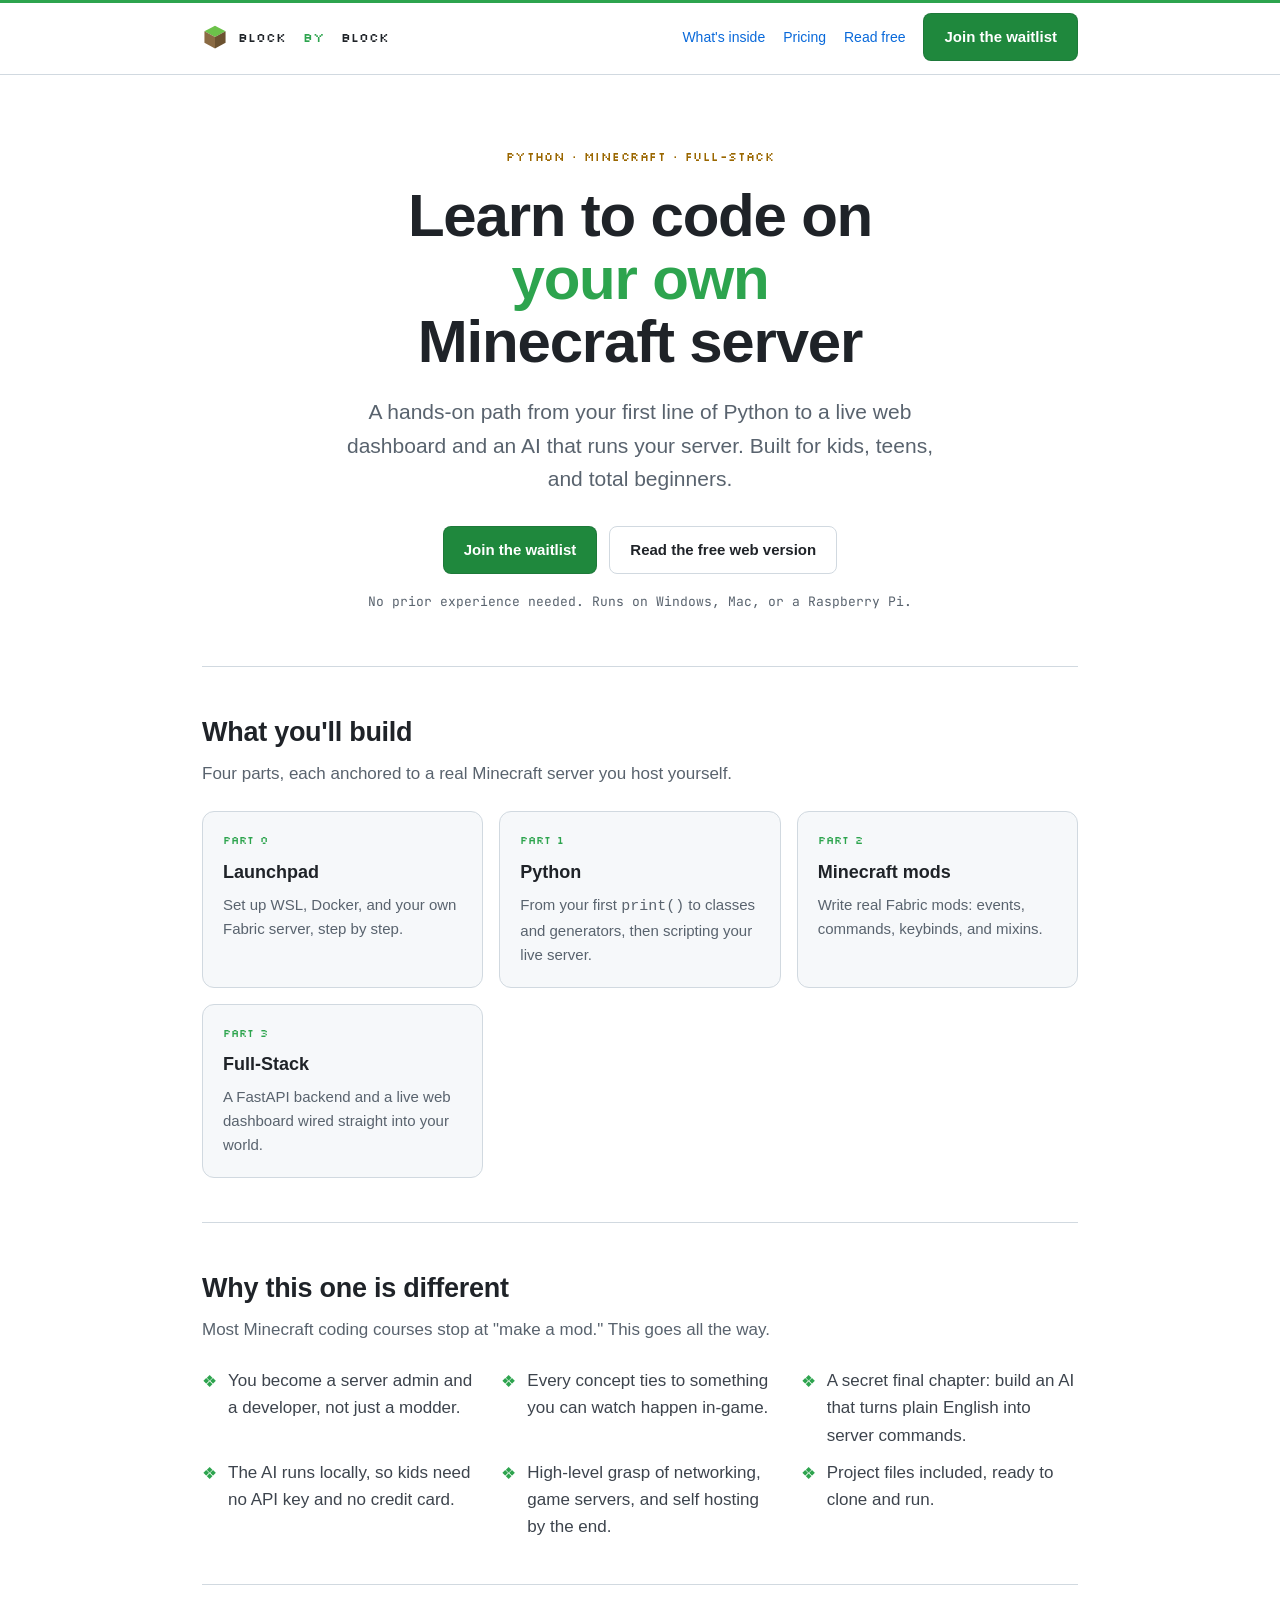
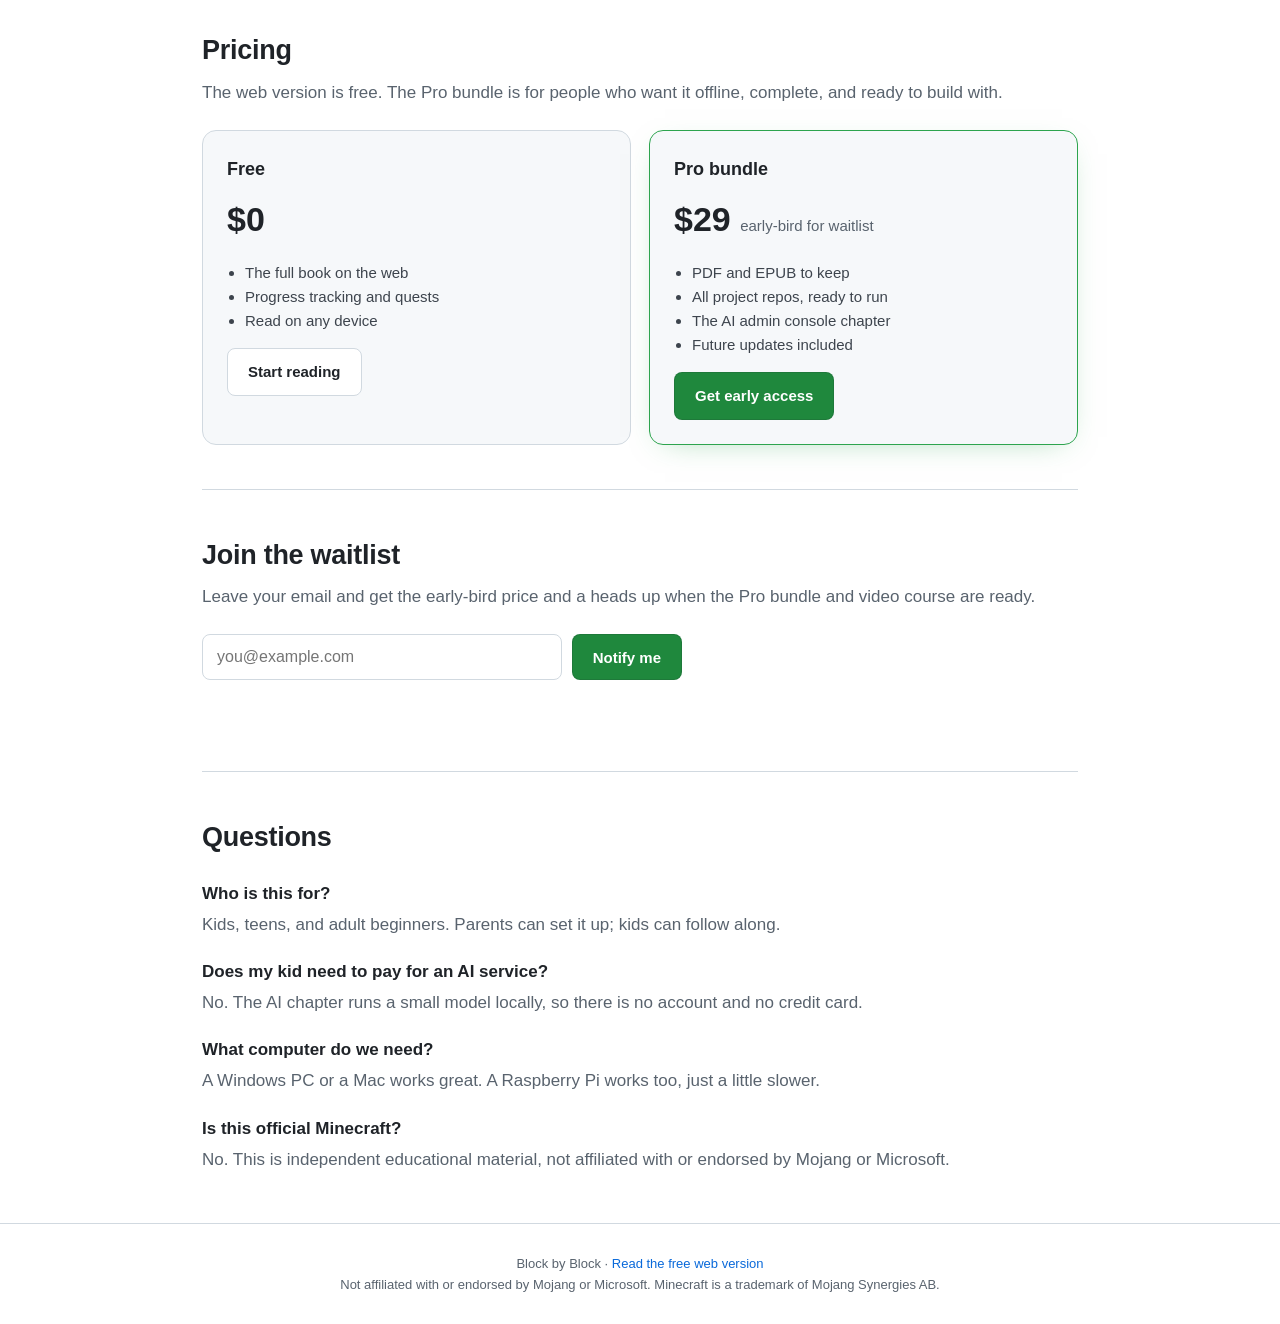
<file: landing/index.html>
<!DOCTYPE html>
<html lang="en">
<head>
<meta charset="UTF-8">
<meta name="viewport" content="width=device-width, initial-scale=1.0">
<title>Block by Block: learn to code on your own Minecraft server</title>
<meta name="description" content="A hands-on path from your first line of Python to your own AI-powered Minecraft server. Join the waitlist.">
<link rel="preconnect" href="https://fonts.googleapis.com">
<link rel="preconnect" href="https://fonts.gstatic.com" crossorigin>
<link href="https://fonts.googleapis.com/css2?family=Silkscreen:wght@400;700&family=JetBrains+Mono:wght@400;500;700&display=swap" rel="stylesheet">
<style>
:root{ --bg:#ffffff; --bg2:#f6f8fa; --ink:#1f2328; --muted:#59636e; --line:#d1d9e0;
  --grass:#1f883d; --grassb:#2da44e; --link:#0969da; --gold:#9a6700;
  --sans:-apple-system,BlinkMacSystemFont,"Segoe UI","Noto Sans",Helvetica,Arial,sans-serif;
  --mono:ui-monospace,"JetBrains Mono",Menlo,monospace; --pixel:"Silkscreen",monospace; }
*{box-sizing:border-box}
body{margin:0;font-family:var(--sans);color:var(--ink);background:var(--bg);line-height:1.6;font-size:17px}
a{color:var(--link);text-decoration:none} a:hover{text-decoration:underline}
.wrap{max-width:920px;margin:0 auto;padding:0 22px}
header{border-bottom:1px solid var(--line);box-shadow:inset 0 3px 0 var(--grassb);position:sticky;top:0;background:rgba(255,255,255,.9);backdrop-filter:blur(8px);z-index:10}
header .wrap{display:flex;align-items:center;gap:12px;padding:13px 22px}
.brand{display:flex;align-items:center;gap:10px;font-family:var(--pixel);font-size:13px}
.brand svg{width:26px;height:26px;image-rendering:pixelated}
.brand span{color:var(--grassb)}
header nav{margin-left:auto;display:flex;gap:18px;font-size:14px;align-items:center}
.btn{font-family:var(--sans);font-weight:600;font-size:15px;background:var(--grass);color:#fff;border:1px solid rgba(31,35,40,.15);border-radius:8px;padding:11px 20px;cursor:pointer;display:inline-block}
.btn:hover{background:var(--grassb);text-decoration:none}
.btn.ghost{background:#fff;color:var(--ink);border:1px solid var(--line)}
.hero{padding:72px 0 40px;text-align:center}
.kick{font-family:var(--pixel);font-size:12px;letter-spacing:.04em;color:var(--gold);text-transform:uppercase;margin-bottom:18px}
.hero h1{font-size:clamp(34px,6vw,60px);line-height:1.05;letter-spacing:-.02em;margin:0 auto;max-width:14ch;font-weight:700}
.hero h1 em{font-style:normal;color:var(--grassb)}
.hero p.lead{font-size:21px;color:var(--muted);max-width:600px;margin:22px auto 0}
.hero .cta{display:flex;gap:12px;justify-content:center;flex-wrap:wrap;margin-top:30px}
.hero .mc{font-family:var(--mono);font-size:13px;color:var(--muted);margin-top:18px}
section{padding:44px 0;border-top:1px solid var(--line)}
h2{font-size:27px;letter-spacing:-.01em;margin:0 0 6px}
.sub{color:var(--muted);margin:0 0 24px}
.grid{display:grid;grid-template-columns:repeat(auto-fit,minmax(220px,1fr));gap:16px}
.card{border:1px solid var(--line);border-radius:12px;padding:20px;background:var(--bg2)}
.card .n{font-family:var(--pixel);font-size:11px;color:var(--grassb)}
.card h3{font-size:18px;margin:8px 0 6px}
.card p{font-size:15px;color:var(--muted);margin:0}
ul.feat{list-style:none;padding:0;margin:0;display:grid;grid-template-columns:repeat(auto-fit,minmax(260px,1fr));gap:10px 22px}
ul.feat li{padding-left:26px;position:relative;color:#3d444d}
ul.feat li::before{content:"\2756";color:var(--grassb);position:absolute;left:0;top:1px}
.price{display:flex;gap:18px;flex-wrap:wrap;align-items:stretch}
.ptile{flex:1;min-width:240px;border:1px solid var(--line);border-radius:14px;padding:24px;background:var(--bg2)}
.ptile.feature{border-color:var(--grassb);box-shadow:0 8px 30px -16px rgba(45,164,78,.5)}
.ptile h3{margin:0;font-size:18px}
.ptile .amt{font-size:34px;font-weight:700;margin:8px 0}
.ptile .amt small{font-size:15px;color:var(--muted);font-weight:400}
.ptile ul{padding-left:18px;color:#3d444d;font-size:15px}
.waitform{display:flex;gap:10px;flex-wrap:wrap;max-width:480px;margin-top:8px}
.waitform input{flex:1;min-width:220px;font-family:var(--sans);font-size:16px;padding:13px 14px;border:1px solid var(--line);border-radius:8px}
.waitform input:focus{outline:none;border-color:var(--grassb);box-shadow:0 0 0 3px #ddf4ff}
#formmsg{margin-top:12px;font-size:15px;min-height:20px}
.faq h3{font-size:17px;margin:20px 0 4px}
.faq p{color:var(--muted);margin:0 0 6px}
footer{border-top:1px solid var(--line);padding:30px 0;color:var(--muted);font-size:13px;text-align:center}
</style>
</head>
<body>
<header><div class="wrap">
  <div class="brand">
    <svg viewBox="0 0 32 32" fill="none"><path d="M16 2 29 9 16 16 3 9z" fill="#6cc24a"/><path d="M3 9 16 16v14L3 23z" fill="#8a6a43"/><path d="M29 9 16 16v14l13-7z" fill="#6b5230"/></svg>
    Block&nbsp;<span>by</span>&nbsp;Block
  </div>
  <nav>
    <a href="#whats-inside">What's inside</a>
    <a href="#pricing">Pricing</a>
    <a href="../">Read free</a>
    <a class="btn" href="#waitlist">Join the waitlist</a>
  </nav>
</div></header>

<div class="wrap">

<div class="hero">
  <div class="kick">Python &middot; Minecraft &middot; Full-Stack</div>
  <h1>Learn to code on <em>your own</em> Minecraft server</h1>
  <p class="lead">A hands-on path from your first line of Python to a live web dashboard and an AI that runs your server. Built for kids, teens, and total beginners.</p>
  <div class="cta">
    <a class="btn" href="#waitlist">Join the waitlist</a>
    <a class="btn ghost" href="../">Read the free web version</a>
  </div>
  <p class="mc">No prior experience needed. Runs on Windows, Mac, or a Raspberry Pi.</p>
</div>

<section id="whats-inside">
  <h2>What you'll build</h2>
  <p class="sub">Four parts, each anchored to a real Minecraft server you host yourself.</p>
  <div class="grid">
    <div class="card"><div class="n">PART 0</div><h3>Launchpad</h3><p>Set up WSL, Docker, and your own Fabric server, step by step.</p></div>
    <div class="card"><div class="n">PART 1</div><h3>Python</h3><p>From your first <code>print()</code> to classes and generators, then scripting your live server.</p></div>
    <div class="card"><div class="n">PART 2</div><h3>Minecraft mods</h3><p>Write real Fabric mods: events, commands, keybinds, and mixins.</p></div>
    <div class="card"><div class="n">PART 3</div><h3>Full-Stack</h3><p>A FastAPI backend and a live web dashboard wired straight into your world.</p></div>
  </div>
</section>

<section>
  <h2>Why this one is different</h2>
  <p class="sub">Most Minecraft coding courses stop at "make a mod." This goes all the way.</p>
  <ul class="feat">
    <li>You become a server admin and a developer, not just a modder.</li>
    <li>Every concept ties to something you can watch happen in-game.</li>
    <li>A secret final chapter: build an AI that turns plain English into server commands.</li>
    <li>The AI runs locally, so kids need no API key and no credit card.</li>
    <li>High-level grasp of networking, game servers, and self hosting by the end.</li>
    <li>Project files included, ready to clone and run.</li>
  </ul>
</section>

<section id="pricing">
  <h2>Pricing</h2>
  <p class="sub">The web version is free. The Pro bundle is for people who want it offline, complete, and ready to build with.</p>
  <div class="price">
    <div class="ptile">
      <h3>Free</h3>
      <div class="amt">$0</div>
      <ul><li>The full book on the web</li><li>Progress tracking and quests</li><li>Read on any device</li></ul>
      <a class="btn ghost" href="../">Start reading</a>
    </div>
    <div class="ptile feature">
      <h3>Pro bundle</h3>
      <div class="amt">$29 <small>early-bird for waitlist</small></div>
      <ul><li>PDF and EPUB to keep</li><li>All project repos, ready to run</li><li>The AI admin console chapter</li><li>Future updates included</li></ul>
      <a class="btn" href="#waitlist">Get early access</a>
    </div>
  </div>
</section>

<section id="waitlist">
  <h2>Join the waitlist</h2>
  <p class="sub">Leave your email and get the early-bird price and a heads up when the Pro bundle and video course are ready.</p>
  <form class="waitform" id="waitlist-form">
    <input type="email" id="email" name="email" placeholder="you@example.com" required>
    <button class="btn" type="submit">Notify me</button>
  </form>
  <p id="formmsg"></p>
</section>

<section class="faq">
  <h2>Questions</h2>
  <h3>Who is this for?</h3>
  <p>Kids, teens, and adult beginners. Parents can set it up; kids can follow along.</p>
  <h3>Does my kid need to pay for an AI service?</h3>
  <p>No. The AI chapter runs a small model locally, so there is no account and no credit card.</p>
  <h3>What computer do we need?</h3>
  <p>A Windows PC or a Mac works great. A Raspberry Pi works too, just a little slower.</p>
  <h3>Is this official Minecraft?</h3>
  <p>No. This is independent educational material, not affiliated with or endorsed by Mojang or Microsoft.</p>
</section>

</div>

<footer>
  Block by Block &middot; <a href="../">Read the free web version</a><br>
  Not affiliated with or endorsed by Mojang or Microsoft. Minecraft is a trademark of Mojang Synergies AB.
</footer>

<script>
// To collect emails: make a free form at formspree.io (or Buttondown, ConvertKit),
// then paste your endpoint URL below. Until then, submissions show a friendly message.
const FORM_ENDPOINT = "https://formspree.io/f/your-form-id";

const form = document.getElementById("waitlist-form");
const msg = document.getElementById("formmsg");
form.addEventListener("submit", async (e) => {
  e.preventDefault();
  const email = document.getElementById("email").value.trim();
  if (!email) return;
  if (FORM_ENDPOINT.includes("your-form-id")) {
    msg.style.color = "#9a6700";
    msg.textContent = "Almost there: set FORM_ENDPOINT in landing/index.html to your form provider to start collecting emails.";
    return;
  }
  msg.style.color = "#59636e";
  msg.textContent = "Adding you...";
  try {
    const res = await fetch(FORM_ENDPOINT, {
      method: "POST",
      headers: { "Accept": "application/json", "Content-Type": "application/json" },
      body: JSON.stringify({ email })
    });
    if (!res.ok) throw new Error();
    msg.style.color = "#1f883d";
    msg.textContent = "You're on the list. Talk soon.";
    form.reset();
  } catch {
    msg.style.color = "#cf222e";
    msg.textContent = "Something went wrong. Try again in a moment.";
  }
});
</script>
</body>
</html>
</file>
